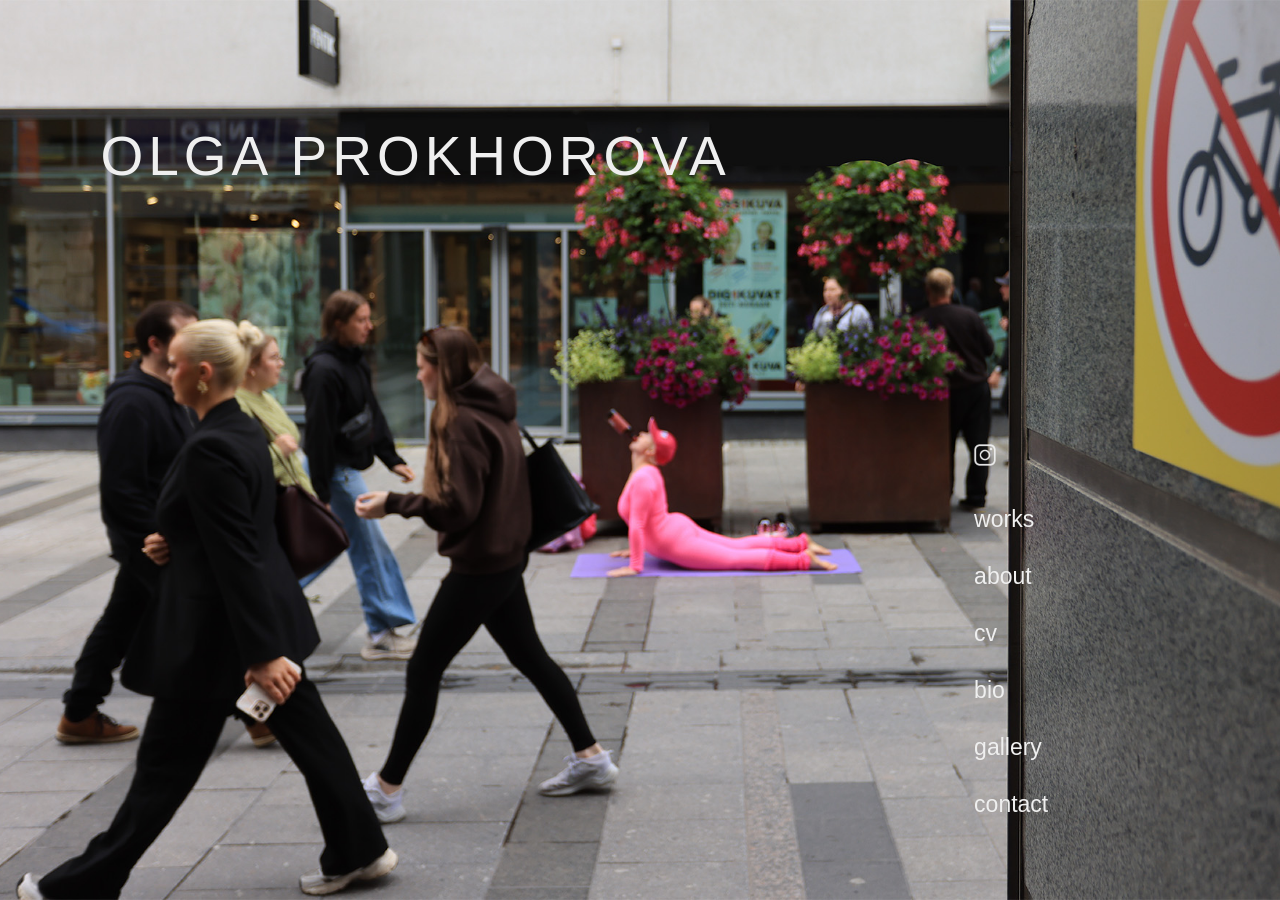
<file: index.html>
<!DOCTYPE html>
<html lang="en">
<head>

<meta charset="UTF-8">
<meta name="viewport" content="width=device-width, initial-scale=1.0">

<title>Olga Prokhorova</title>

<link rel="stylesheet" href="style.css">

<style>

/* =========================
   HOME PAGE
========================= */

body {
    background: #efefef;
    overflow: hidden;
}

.hero {
    position: relative;
    width: 100vw;
    height: 100vh;
    overflow: hidden;
}

.hero-image {
    position: absolute;
    inset: 0;

    width: 100%;
    height: 100%;

    object-fit: cover;
    object-position: center center;

    display: block;
}


/* =========================
   MOBILE HOME
========================= */

@media (max-width: 700px) {

    body {
        overflow: auto;
    }

    .hero {
        width: 100vw;
        height: 100svh;
        min-height: 600px;
    }

    .hero-image {
        width: 100%;
        height: 100%;

        object-fit: cover;
        object-position: 48% center;
    }
}


@media (max-width: 430px) {

    .hero-image {
        object-position: 45% center;
    }
}

</style>

</head>


<body>

<main class="hero">


    <!-- HOME IMAGE -->

    <img
        class="hero-image"
        src="RESIZED_banner_web_juoppo.jpg"
        alt="Performance by Olga Prokhorova"
    >


    <!-- CLICKABLE NAME -->

    <a href="index.html" class="site-name">
        OLGA PROKHOROVA
    </a>


    <!-- NAVIGATION -->

    <nav class="site-navigation">

        <a
            class="instagram"
            href="https://www.instagram.com/performateria/"
            target="_blank"
            rel="noopener noreferrer"
            aria-label="Instagram"
        >
            <img
                src="instagram_icon.png"
                alt="Instagram"
            >
        </a>

        <a href="works.html">works</a>

        <a href="about.html">about</a>

        <a href="cv.html">cv</a>

        <a href="bio.html">bio</a>

        <a href="gallery.html">gallery</a>

        <a href="contact.html">contact</a>

    </nav>


</main>

</body>
</html>
</file>
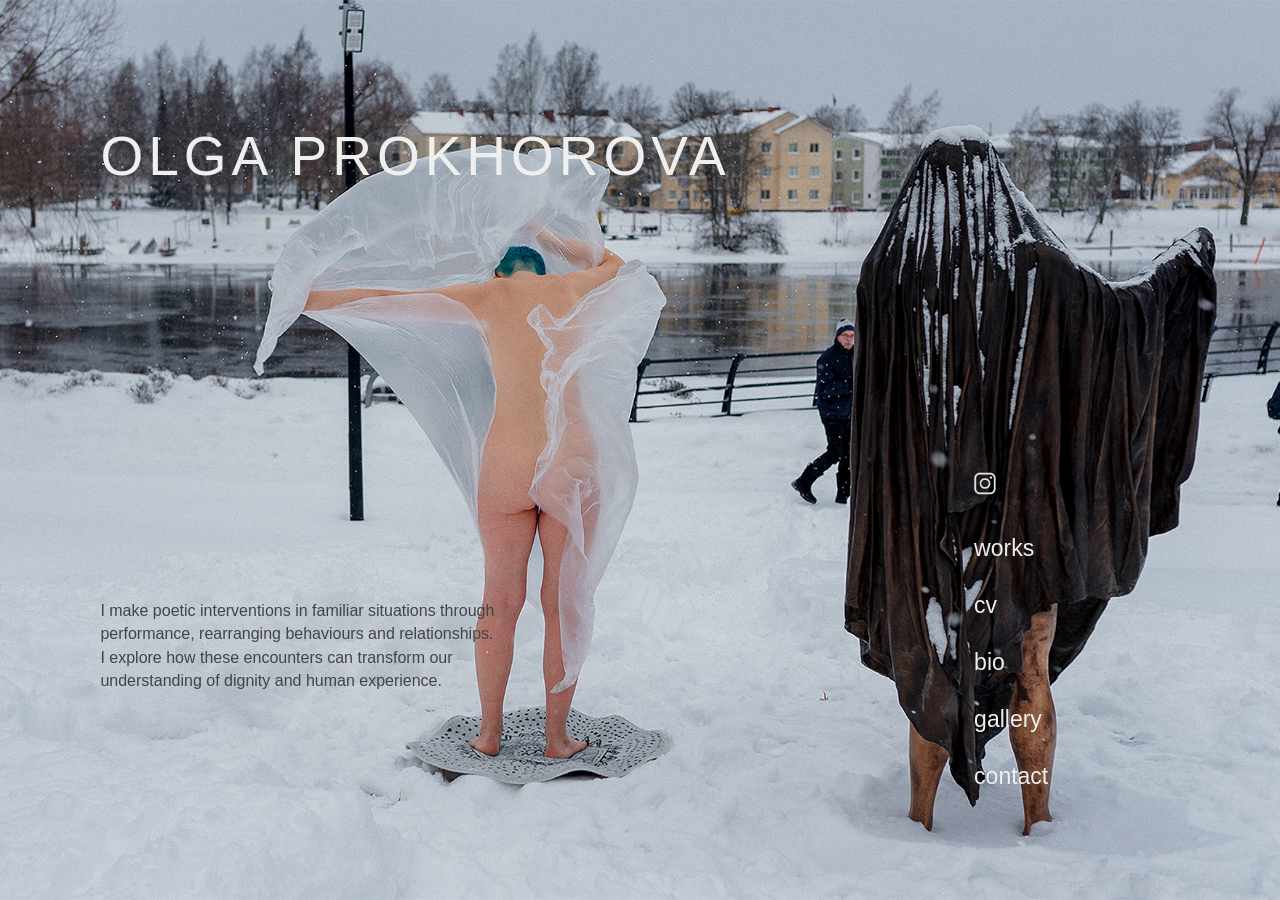
<file: about.html>
<!DOCTYPE html>
<html lang="en">
<head>

<meta charset="UTF-8">
<meta name="viewport" content="width=device-width, initial-scale=1.0">

<title>About — Olga Prokhorova</title>

<link rel="stylesheet" href="style.css">

<style>

/* =========================
   ABOUT PAGE
========================= */

body {
    background: #efefef;
    color: #444;
    overflow-x: hidden;
}

.about-page {
    position: relative;
    width: 100%;
    min-height: 100vh;
}


/* =========================
   BACKGROUND IMAGE
========================= */

.about-background {
    display: block;

    width: 100%;
    height: 100vh;

    object-fit: cover;
    object-position: center;
}


/* =========================
   ABOUT TEXT — DESKTOP
========================= */

.about-content {
    position: absolute;

    left: calc(5.5% + 30px);
    bottom: calc(12% + 100px);

    width: 400px;
    max-width: 400px;

    font-family: "Helvetica Neue", Helvetica, Arial, sans-serif;
    font-size: 16px;
    font-weight: 300;
    line-height: 1.45;

    color: #444;
}

.about-content p {
    margin: 0;
}


/* =========================
   ABOUT NAVIGATION
========================= */

.about-page .site-navigation {
    position: fixed;
}


/* =========================
   MOBILE
========================= */

@media (max-width: 700px) {

    body {
        overflow-x: hidden;
        overflow-y: auto;
    }

    .about-page {
        width: 100vw;
        min-height: 100svh;
    }


    /* IMAGE */

    .about-background {
        width: 100%;
        height: 100vh;

        object-fit: cover;
        object-position: center;
    }


    /* TEXT
       LEFT EDGE ALIGNED WITH NAME
       ABSOLUTE POSITION
       LIFTED TOWARDS WORKS NAVIGATION */

    .about-content {
        position: absolute;

        left: 6%;
        bottom: calc(9% + 40px);

        width: 330px;
        max-width: 330px;

        padding: 0;

        transform: none;

        font-size: 14px;
        font-weight: 300;
        line-height: 1.45;

        color: #444;
    }


    /* NAVIGATION
       FIXED ON RIGHT
       SAME MASTER POSITION */

    .about-page .site-navigation {
        position: fixed;

        top: auto;
        left: auto;

        right: 7%;
        bottom: 9%;

        transform: none;

        gap: 22px;
    }

}


/* =========================
   SMALL PHONES
========================= */

@media (max-width: 430px) {

    .about-content {
        left: 6%;
        bottom: calc(7% + 40px);

        width: 275px;
        max-width: 275px;

        font-size: 14px;
    }


    .about-page .site-navigation {
        right: 7%;
        bottom: 7%;

        gap: 18px;
    }

}

</style>

</head>


<body>

<main class="about-page">


    <!-- BACKGROUND IMAGE -->

    <picture>

        <source
            media="(max-width: 700px)"
            srcset="about_banner_2.jpg">

        <img
            class="about-background"
            src="banner_web_about.jpg"
            alt="">

    </picture>


    <!-- CLICKABLE NAME -->

    <a
        href="index.html"
        class="site-name">

        OLGA PROKHOROVA

    </a>


    <!-- ABOUT TEXT -->

    <section class="about-content">

        <p>
            I make poetic interventions in familiar situations through performance, rearranging behaviours and relationships. I explore how these encounters can transform our understanding of dignity and human experience.
        </p>

    </section>


    <!-- NAVIGATION -->

    <nav class="site-navigation">

        <a
            class="instagram"
            href="https://www.instagram.com/performateria/"
            target="_blank"
            rel="noopener noreferrer"
            aria-label="Instagram">

            <img
                src="instagram_icon.png"
                alt="Instagram">

        </a>

        <a href="works.html">works</a>

        <a href="cv.html">cv</a>

        <a href="bio.html">bio</a>

        <a href="gallery.html">gallery</a>

        <a href="contact.html">contact</a>

    </nav>


</main>

</body>
</html>
</file>
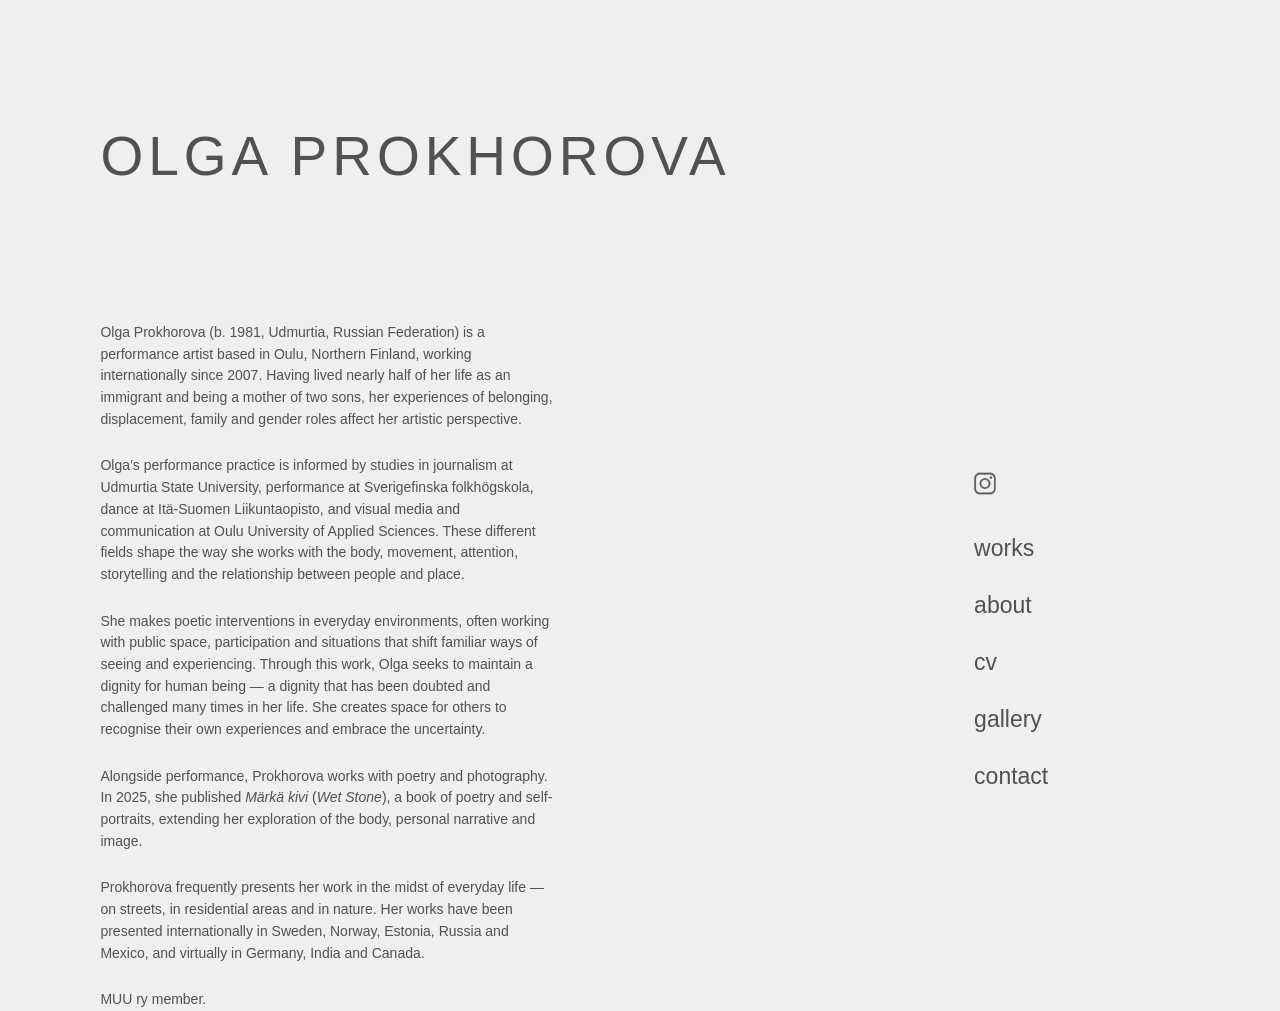
<file: bio.html>
<!DOCTYPE html>
<html lang="en">
<head>

<meta charset="UTF-8">
<meta name="viewport" content="width=device-width, initial-scale=1.0">

<title>Bio — Olga Prokhorova</title>

<link rel="stylesheet" href="style.css">

<style>

/* =========================
   BIO PAGE
========================= */

body {
    background: #efefef;
    color: #515151;
    overflow-x: hidden;
}

.bio-page {
    position: relative;
    width: 100%;
    min-height: 100vh;
    overflow: visible;
    background: #efefef;
}


/* =========================
   BIO TITLE
========================= */

.bio-page .site-name {
    color: #515151;
}


/* =========================
   BIO TEXT — DESKTOP
========================= */

.bio-content {
    position: absolute;

    top: calc(23% + 115px);
    left: calc(5.5% + 30px);

    width: 456px;
    max-width: 456px;

    z-index: 10;

    font-family: "Helvetica Neue", Helvetica, Arial, sans-serif;
    font-size: 14px;
    font-weight: 300;
    line-height: 1.55;

    color: #515151;
}

.bio-content p {
    margin: 0 0 25px 0;
}

.bio-content p:last-child {
    margin-bottom: 0;
}


/* =========================
   BIO NAVIGATION
========================= */

.bio-page .site-navigation {
    position: fixed;
    color: #515151;
}

.bio-page .site-navigation a {
    color: #515151;
}


/* =========================
   MOBILE
========================= */

@media (max-width: 700px) {

    body {
        background: #ffffff;
        background-image: none;
        color: #515151;
    }

    .bio-page {
        width: 100vw;
        min-height: 100svh;
        overflow: visible;
        background: #ffffff;


    /* BIO TITLE */

    .bio-page .site-name {
        color: #515151;
    }


    /* BIO TEXT */

    .bio-content {
        position: absolute;

        top: 200px;
        left: 6%;

        width: calc(81vw - 57px);
        max-width: calc(81vw - 57px);

        font-size: 12px;
        font-weight: 300;
        line-height: 1.55;

        color: #515151;
    }

    .bio-content p {
        margin: 0 0 25px 0;
    }

    .bio-content p:last-child {
        margin-bottom: 0;
    }


    /* NAVIGATION */

    .bio-page .site-navigation {
        position: fixed;

        top: auto;
        left: auto;

        right: 7%;
        bottom: 9%;

        transform: none;

        gap: 22px;

        color: #515151;
    }

    .bio-page .site-navigation a {
        color: #515151;
    }

}


/* =========================
   SMALL PHONES
========================= */

@media (max-width: 430px) {

    .bio-content {
        top: 175px;
        left: 6%;

        width: calc(81vw - 57px);
        max-width: calc(81vw - 57px);
    }

    .bio-page .site-navigation {
        right: 7%;
        bottom: 7%;

        gap: 18px;

        color: #515151;
    }

    .bio-page .site-navigation a {
        color: #515151;
    }

}

</style>

</head>


<body>

<main class="bio-page">


    <!-- CLICKABLE NAME -->

    <a
        href="index.html"
        class="site-name">

        OLGA PROKHOROVA

    </a>


    <!-- BIO TEXT -->

    <section class="bio-content">

        <p>
            Olga Prokhorova (b. 1981, Udmurtia, Russian Federation) is a performance artist based in Oulu, Northern Finland, working internationally since 2007. Having lived nearly half of her life as an immigrant and being a mother of two sons, her experiences of belonging, displacement, family and gender roles affect her artistic perspective.
        </p>

        <p>
            Olga’s performance practice is informed by studies in journalism at Udmurtia State University, performance at Sverigefinska folkhögskola, dance at Itä-Suomen Liikuntaopisto, and visual media and communication at Oulu University of Applied Sciences. These different fields shape the way she works with the body, movement, attention, storytelling and the relationship between people and place.
        </p>

        <p>
            She makes poetic interventions in everyday environments, often working with public space, participation and situations that shift familiar ways of seeing and experiencing. Through this work, Olga seeks to maintain a dignity for human being — a dignity that has been doubted and challenged many times in her life. She creates space for others to recognise their own experiences and embrace the uncertainty.
        </p>

        <p>
            Alongside performance, Prokhorova works with poetry and photography. In 2025, she published <em>Märkä kivi</em> (<em>Wet Stone</em>), a book of poetry and self-portraits, extending her exploration of the body, personal narrative and image.
        </p>

        <p>
            Prokhorova frequently presents her work in the midst of everyday life — on streets, in residential areas and in nature. Her works have been presented internationally in Sweden, Norway, Estonia, Russia and Mexico, and virtually in Germany, India and Canada.
        </p>

        <p>
            MUU ry member.
        </p>

    </section>


    <!-- NAVIGATION -->

    <nav class="site-navigation">

        <a
            class="instagram"
            href="https://www.instagram.com/performateria/"
            target="_blank"
            rel="noopener noreferrer"
            aria-label="Instagram">

            <img
                src="instagram_icon_grey.png"
                alt="Instagram">

        </a>

        <a href="works.html">works</a>

        <a href="about.html">about</a>

        <a href="cv.html">cv</a>

        <a href="gallery.html">gallery</a>

        <a href="contact.html">contact</a>

    </nav>


</main>

</body>
</html>
</file>
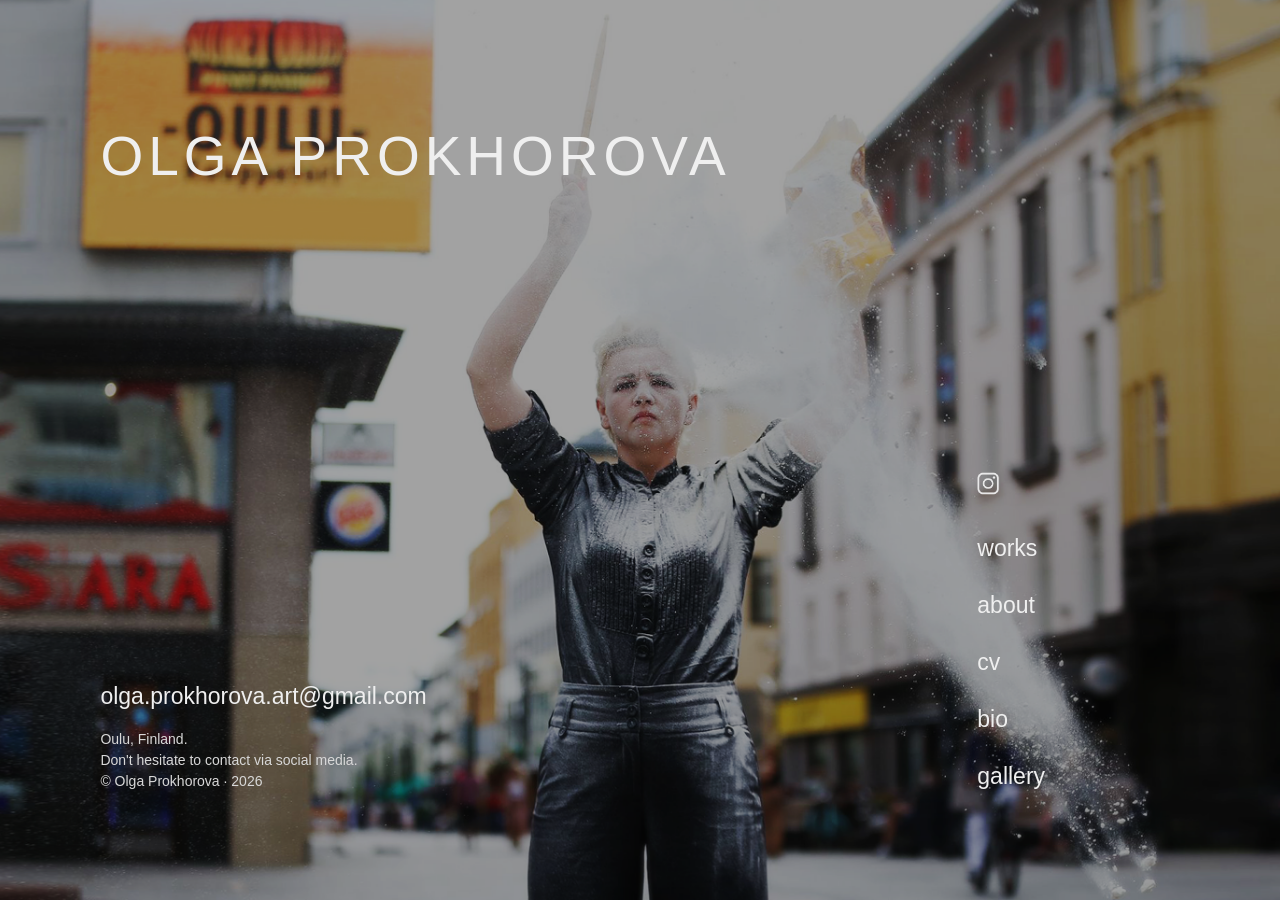
<file: contact.html>
<!DOCTYPE html>
<html lang="en">
<head>

<meta charset="UTF-8">
<meta name="viewport" content="width=device-width, initial-scale=1.0">

<title>Contact — Olga Prokhorova</title>

<link rel="stylesheet" href="style.css">

<style>

/* =========================
   CONTACT PAGE
========================= */

body {
    background: #000;
    color: #efefef;
    overflow-x: hidden;
}

.contact-page {
    position: relative;
    width: 100%;
    min-height: 100vh;
}


/* =========================
   BACKGROUND IMAGE
========================= */

.contact-background {
    display: block;

    width: 100%;
    height: 100vh;

    margin: 0;
    padding: 0;

    object-fit: cover;
}


/* =========================
   CONTACT NAME
   SAME POSITION AS HOME
========================= */

.contact-name {
    position: absolute;

    top: calc(11% + 30px);
    left: calc(5.5% + 30px);

    z-index: 5;
}


/* =========================
   EMAIL
========================= */

.contact-email {
    position: absolute;

    top: 76%;
    left: calc(5.5% + 30px);

    z-index: 5;

    color: #efefef;
    text-decoration: none;

    font-family: "Helvetica Neue", Helvetica, Arial, sans-serif;
    font-size: 23px;
    font-weight: 300;
    line-height: 1.1;
}

.contact-email:hover {
    opacity: 0.55;
}


/* =========================
   CONTACT INFORMATION
========================= */

.contact-info {
    position: absolute;

    top: 81%;
    left: calc(5.5% + 30px);

    z-index: 5;

    width: 400px;
    max-width: 400px;

    color: #d8d8d8;

    font-family: "Helvetica Neue", Helvetica, Arial, sans-serif;
    font-size: 14px;
    font-weight: 300;
    line-height: 1.5;

    text-align: left;
}

.contact-info p {
    margin: 0;
}


/* =========================
   CONTACT NAVIGATION
   SAME MASTER STYLE
========================= */

.contact-page .site-navigation {
    position: fixed;
}


/* =========================
   MOBILE
========================= */

@media (max-width: 700px) {

    body {
        overflow-x: hidden;
        overflow-y: auto;
    }

    .contact-page {
        width: 100vw;
        min-height: 100svh;
    }


    /* IMAGE */

    .contact-background {
        width: 100%;
        height: auto;

        object-fit: contain;
    }


    /* NAME
       ALIGNED WITH MASTER */

    .contact-name {
        top: calc(6% + 70px);
        left: 6%;

        transform: none;
    }


    /* EMAIL
       SAME LEFT EDGE AS NAME
       MOVED 20PX UP */

    .contact-email {
        top: calc(53% + 104px);
        left: 6%;
        right: auto;

        font-size: 19px;

        text-align: left;
        white-space: nowrap;
    }


    /* CONTACT INFORMATION
       SAME LEFT EDGE AS NAME
       MOVED 20PX UP */

    .contact-info {
        top: calc(57% + 104px);
        left: 6%;
        right: auto;

        width: 330px;
        max-width: 330px;

        font-size: 14px;
        line-height: 1.5;

        text-align: left;
    }


    /* NAVIGATION
       MASTER MOBILE POSITION */

   .contact-page .site-navigation {
    top: auto;
    left: auto;

    right: calc(7% + 10px);
    bottom: 9%;

    transform: none;
}


/* =========================
   SMALL PHONES
========================= */

@media (max-width: 430px) {

    .contact-name {
        top: calc(6% + 60px);
        left: 6%;
    }


    /* EMAIL */

    .contact-email {
        top: calc(53% + 104px);
        left: 6%;

        font-size: 17px;
    }


    /* CONTACT INFORMATION */

    .contact-info {
        top: calc(57% + 104px);
        left: 6%;

        width: 275px;
        max-width: 275px;

        font-size: 13px;
    }


    /* NAVIGATION */

.contact-page .site-navigation {
    right: calc(7% + 10px);
    bottom: 7%;
}

}

</style>

</head>


<body>

<main class="contact-page">


    <!-- BACKGROUND IMAGE -->

    <picture>

        <source
            media="(max-width: 700px)"
            srcset="contact_mobile_dark.png">

        <img
            class="contact-background"
            src="contact_desktop_dark.png"
            alt="">

    </picture>


    <!-- CLICKABLE NAME -->

    <a
        href="index.html"
        class="site-name contact-name">

        OLGA PROKHOROVA

    </a>


    <!-- EMAIL -->

    <a
        class="contact-email"
        href="mailto:olga.prokhorova.art@gmail.com">

        olga.prokhorova.art@gmail.com

    </a>


    <!-- CONTACT INFORMATION -->

    <section class="contact-info">

        <p>
            Oulu, Finland.<br>
            Don't hesitate to contact via social media.<br>
           © Olga Prokhorova · 2026
        </p>

    </section>


    <!-- NAVIGATION -->

    <nav class="site-navigation">

        <a
            class="instagram"
            href="https://www.instagram.com/performateria/"
            target="_blank"
            rel="noopener noreferrer"
            aria-label="Instagram">

            <img
                src="instagram_icon.png"
                alt="Instagram">

        </a>

        <a href="works.html">works</a>

        <a href="about.html">about</a>

        <a href="cv.html">cv</a>

        <a href="bio.html">bio</a>

        <a href="gallery.html">gallery</a>

    </nav>


</main>

</body>
</html>
</file>
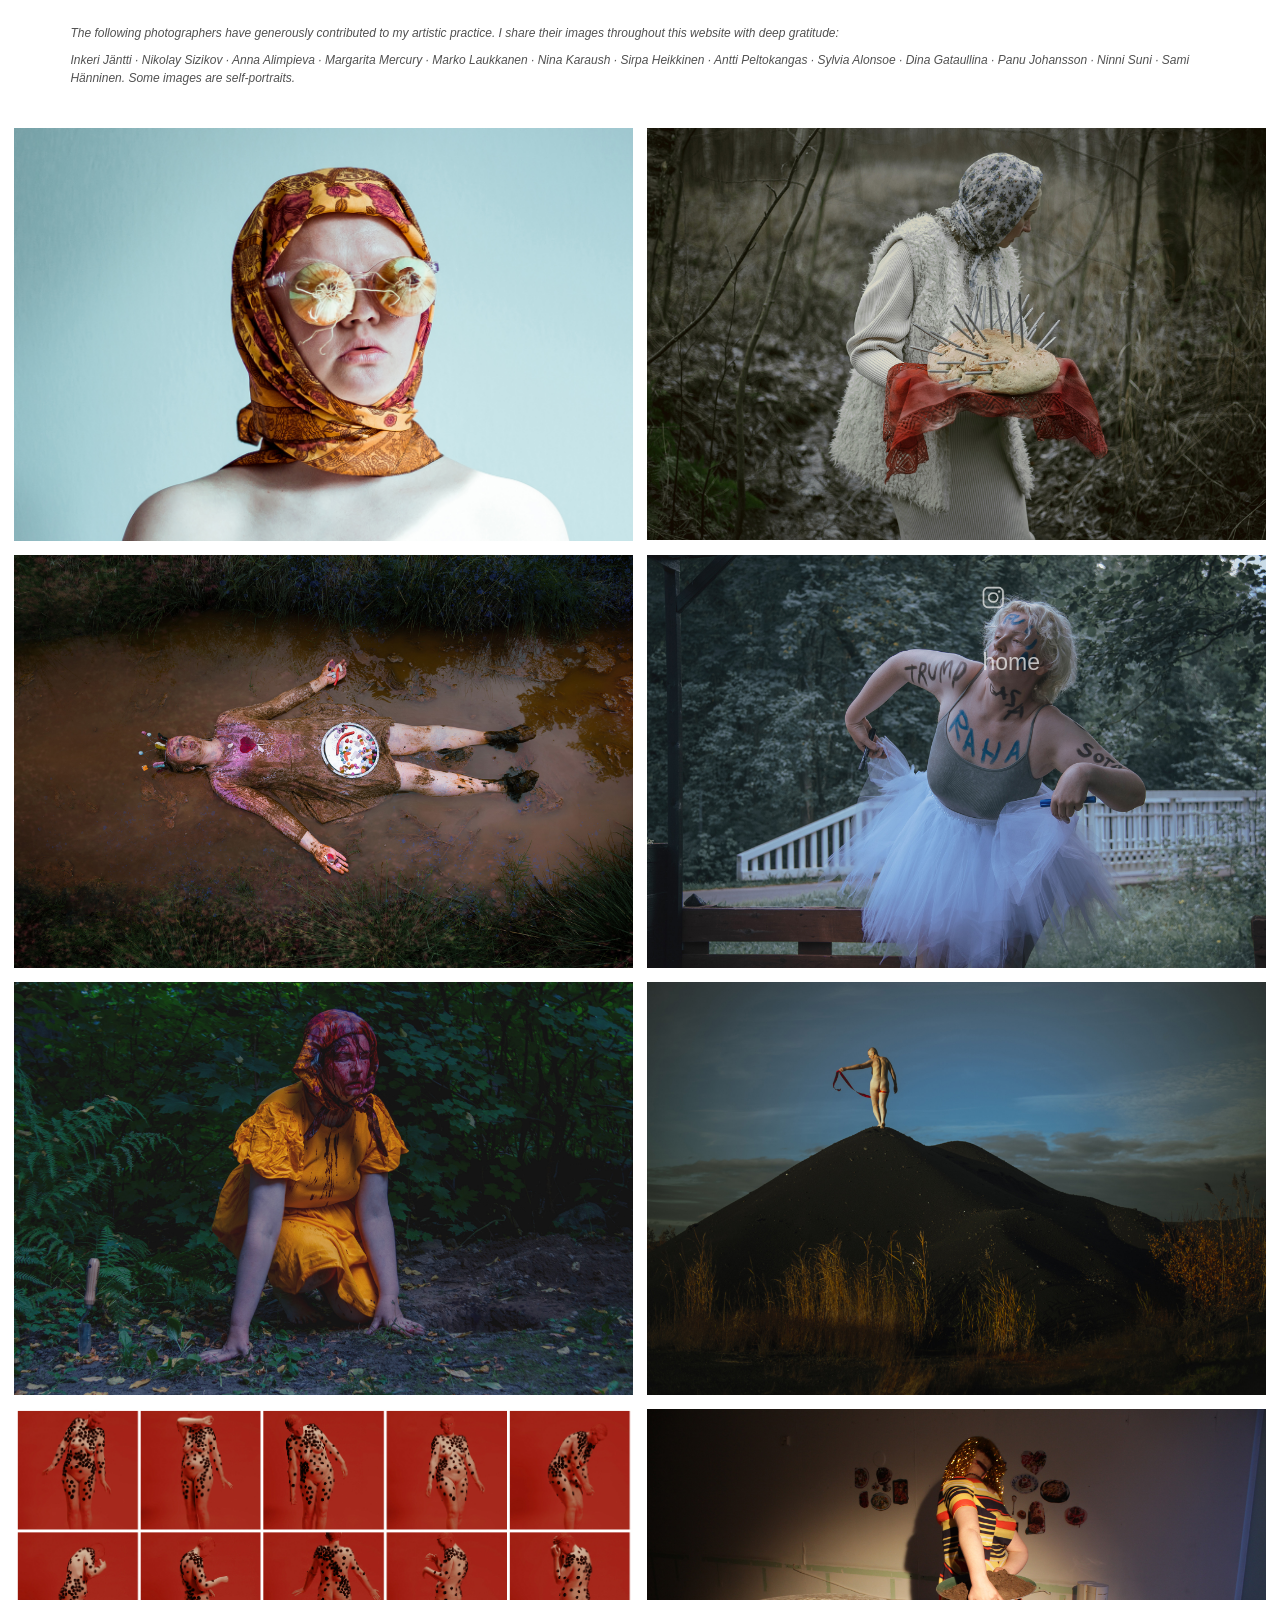
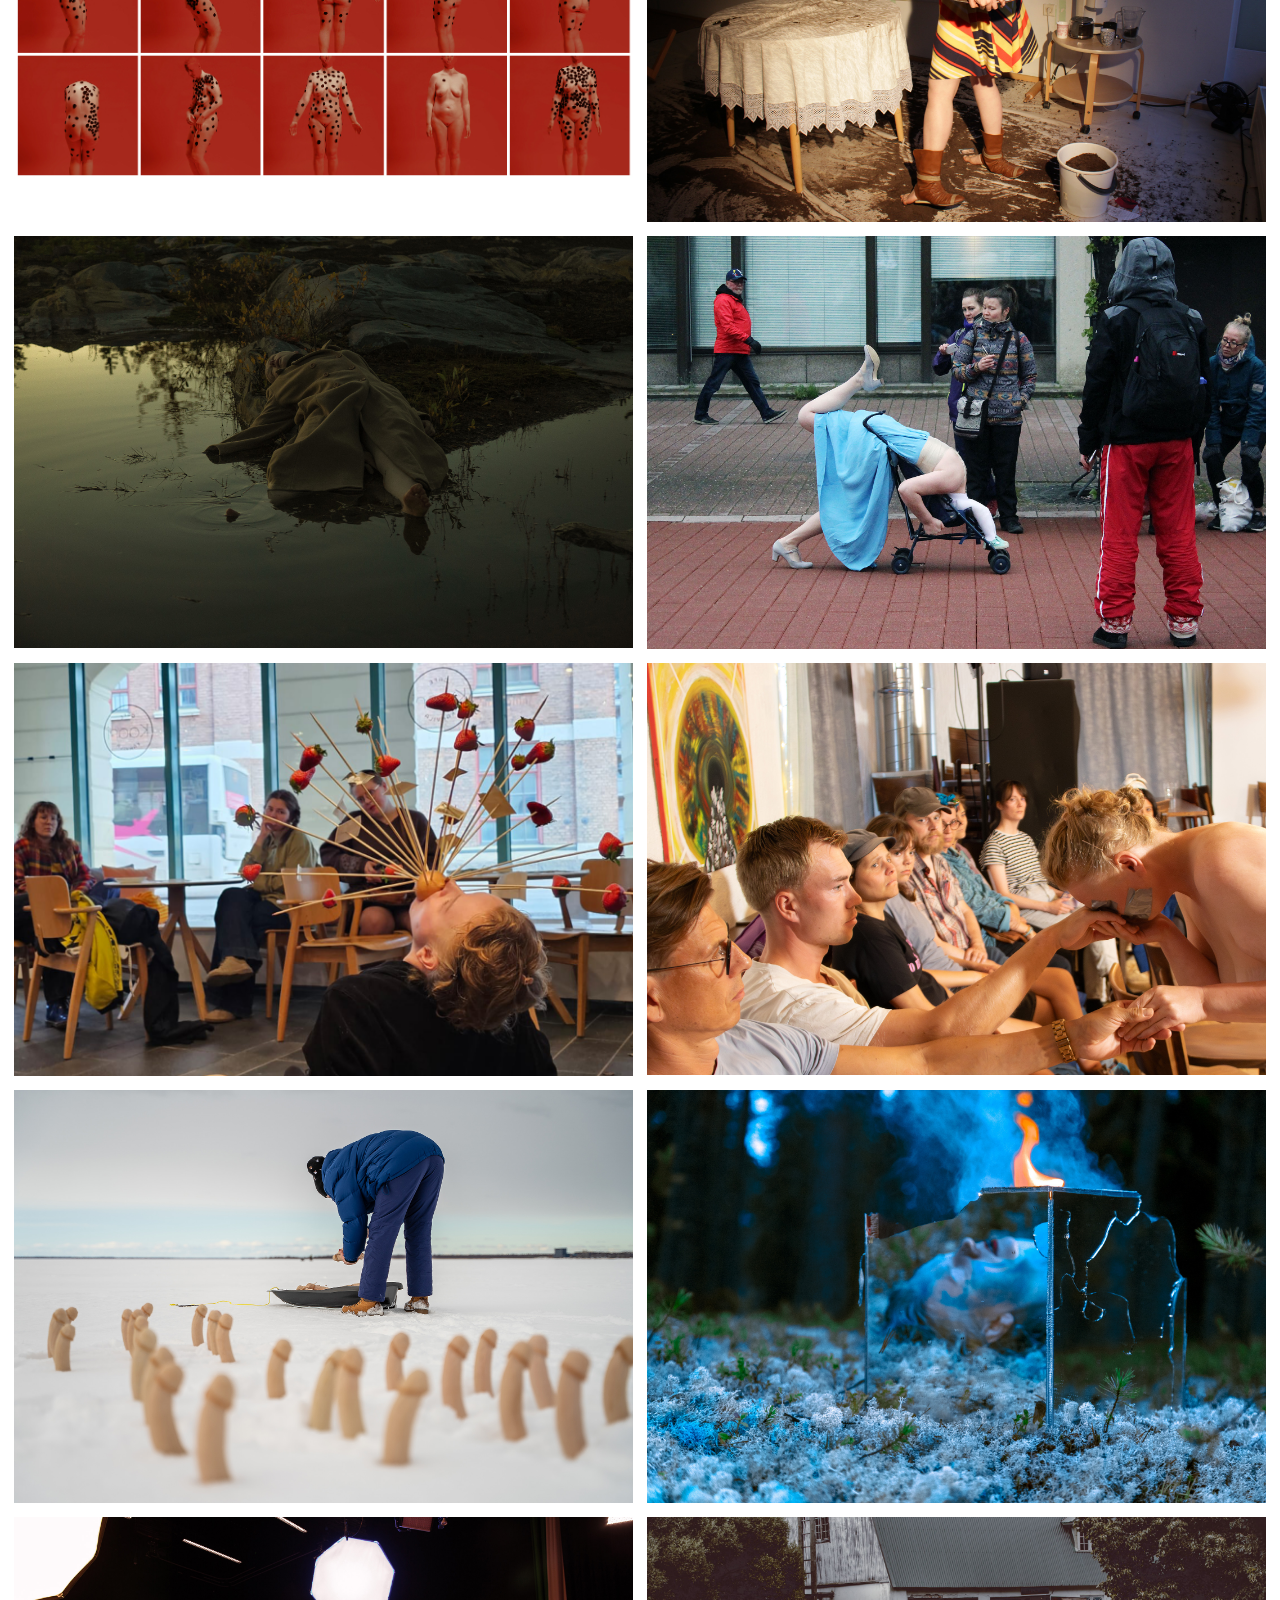
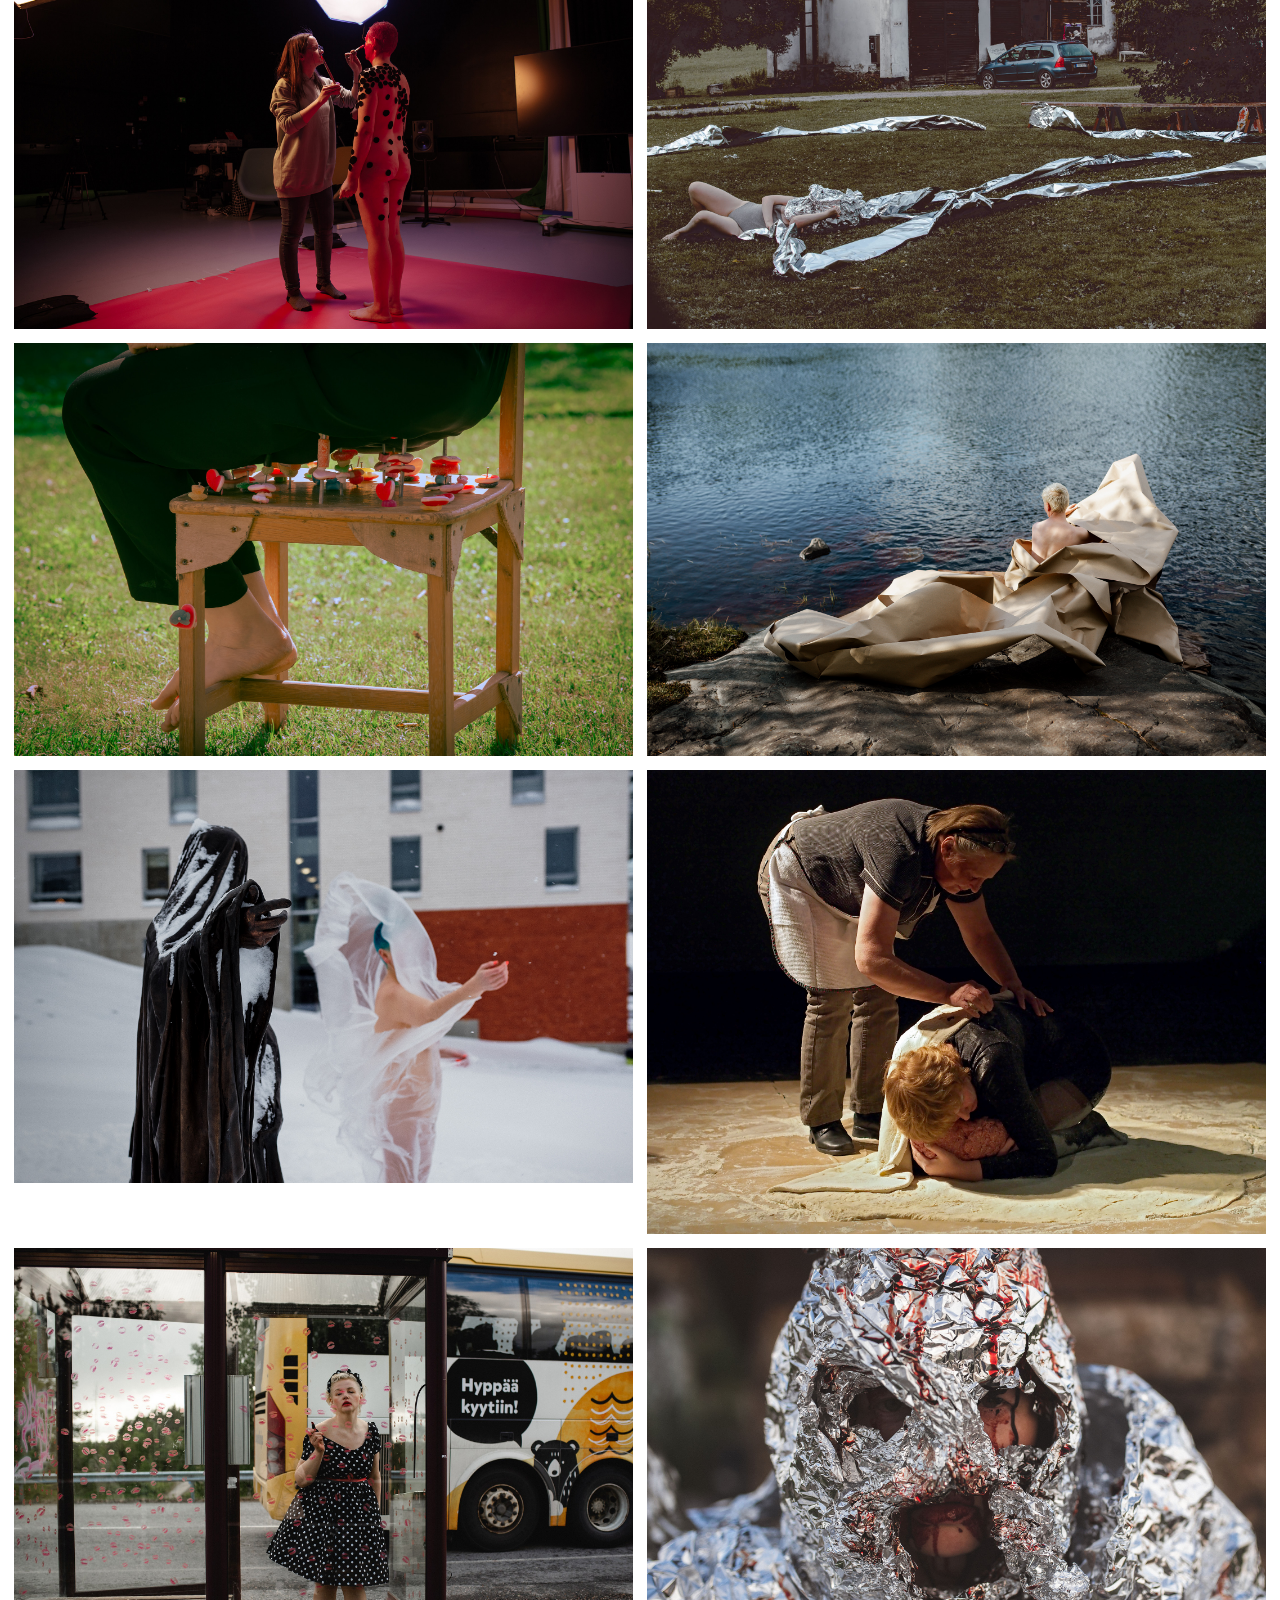
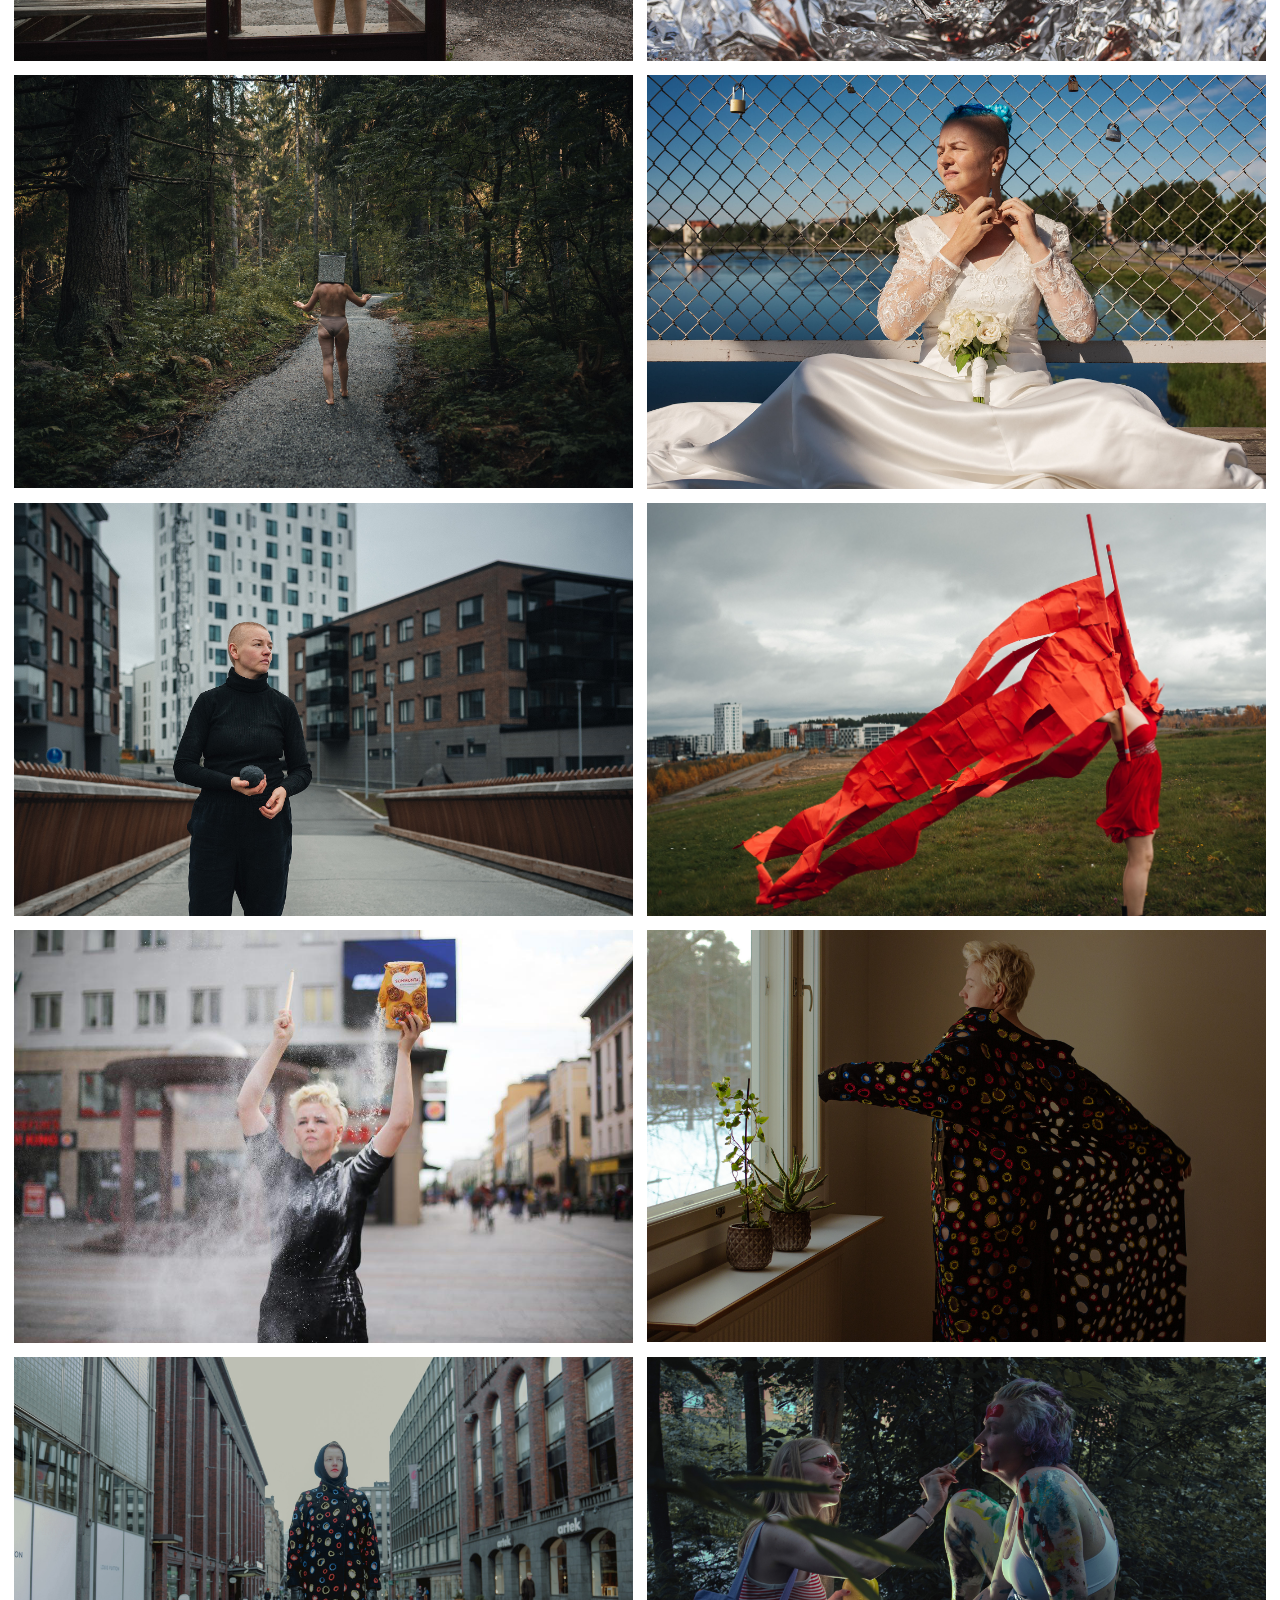
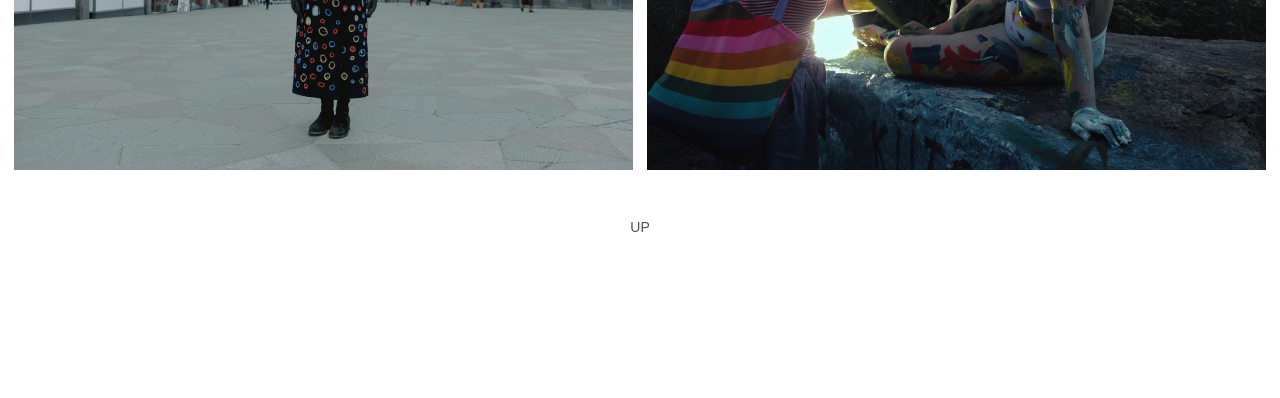
<file: gallery.html>
<!DOCTYPE html>
<html lang="en">
<head>

<meta charset="UTF-8">
<meta name="viewport" content="width=device-width, initial-scale=1.0">

<title>Gallery</title>

<style>

:root {
    --font: "Helvetica Neue", Helvetica, Arial, sans-serif;
    --light: #efefef;
    --dark: #515151;
    --gap: 14px;
}

* {
    box-sizing: border-box;
}

html {
    scroll-behavior: smooth;
}

html,
body {
    margin: 0;
    padding: 0;
    width: 100%;
    min-height: 100%;
}

body {
    background: #ffffff;
    font-family: var(--font);
    font-weight: 300;
    overflow-x: hidden;
}


/* =========================
   PHOTOGRAPHER CREDITS
   ========================= */

.photographer-credits {
    width: 100%;
    padding: 24px 5.5% 26px;
    background: #ffffff;
    color: #515151;
    font-size: 12px;
    font-style: italic;
    font-weight: 200;
    line-height: 1.55;
}

.photographer-credits p {
    margin: 0;
}

.photographer-names {
    margin-top: 8px !important;
}


/* =========================
   GALLERY
   ========================= */

.gallery-page {
    width: 100%;
    min-height: 100vh;
    background: #ffffff;
    padding: 14px;
}

.gallery {
    display: grid;
    grid-template-columns: repeat(2, minmax(0, 1fr));
    gap: var(--gap);
    width: 100%;
}

.gallery-item {
    display: block;
    width: 100%;
    overflow: hidden;
    background: #ffffff;
}

.gallery-item img {
    display: block;
    width: 100%;
    height: auto;
    object-fit: contain;
}


/* =========================
   DESKTOP / MOBILE VISIBILITY
   ========================= */

.mobile-only {
    display: none;
}

.desktop-only {
    display: block;
}


/* =========================
   NAVIGATION
   ========================= */

.navigation {
    position: fixed;
    z-index: 100;

    top: calc(50% + 180px);
    left: 79%;

    transform: translate(-50%, -50%);

    display: flex;
    flex-direction: column;
    align-items: flex-start;
    gap: 34px;

    opacity: 0.75;
}

.navigation a {
    color: #efefef;
    text-decoration: none;

    font-family: "Helvetica Neue", Helvetica, Arial, sans-serif;
    font-size: 23px;
    font-weight: 300;
    line-height: 1;

    transition: none;
}

.navigation a:hover {
    opacity: 1;
}

.instagram {
    display: block;
    width: 22px;
    height: 22px;
    margin-bottom: 8px;
}

.instagram img {
    display: block;
    width: 100%;
    height: 100%;
    object-fit: contain;

    filter: brightness(0) saturate(100%) invert(100%) brightness(93.73%);
}


/* =========================
   BOTTOM SECTION
   ========================= */

.end-block {
    position: relative;

    width: 100%;
    height: 200px;

    margin-top: var(--gap);

    background: #ffffff;
}

.up-button {
    position: absolute;

    left: 50%;
    bottom: 150px;

    transform: translateX(-50%);

    display: block;
    width: fit-content;

    color: #515151;
    text-decoration: none;

    font: 500 14px/1 var(--font);

    transition: none;
}

.up-button:hover {
    opacity: 1;
}


/* =========================
   TABLET
   ========================= */

@media (max-width: 1100px) {

    :root {
        --gap: 12px;
    }

    .gallery-page {
        padding: 12px;
    }

    .photographer-credits {
        padding: 22px 5.5% 24px;
    }

    .navigation {
        top: calc(50% + 150px);
        left: 79%;
        gap: 30px;
        opacity: 0.75;
    }

    .navigation a {
        font-size: 21px;
    }

    .instagram {
        width: 20px;
        height: 20px;
        margin-bottom: 0;
    }
}


/* =========================
   MOBILE
   ========================= */

@media (max-width: 700px) {

    :root {
        --gap: 10px;
    }

    body {
        background: #ffffff;
        overflow-x: hidden;
        overflow-y: auto;
    }

    .photographer-credits {
        position: absolute;
        top: 0;
        left: 0;
        z-index: 50;

        width: 100%;
        padding: 22px 6% 24px;

        background: transparent;
        color: #515151;

        font-size: 12px;
        font-style: italic;
        font-weight: 200;
        line-height: 1.55;

        pointer-events: none;
    }

    .photographer-names {
        margin-top: 9px !important;
    }

    .gallery-page {
        width: 100vw;
        padding: 0;
    }

    .gallery {
        grid-template-columns: 1fr;
        gap: 0;
    }

    .gallery-item {
        width: 100%;
    }

    .gallery-item img {
        width: 100%;
        height: auto;
    }


    /* Hide desktop gallery */

    .desktop-only {
        display: none;
    }


    /* Show mobile gallery */

    .mobile-only {
        display: block;
    }


    /* Mobile navigation */

    .navigation {
        top: auto;
        left: auto;

        right: 7%;
        bottom: 9%;

        transform: none;

        gap: 22px;
        opacity: 0.75;
    }

    .navigation a {
        color: #efefef;
        font-size: 19px;
    }

    .instagram {
        width: 20px;
        height: 20px;
        margin-bottom: 0;
    }


    /* Bottom section */

    .end-block {
        height: 200px;
        margin-top: 0;
    }

    .up-button {
        bottom: 150px;
        font-size: 24px;
    }
}


/* =========================
   SMALL MOBILE
   ========================= */

@media (max-width: 430px) {

    .photographer-credits {
        position: absolute;
        top: 0;
        left: 0;

        padding: 20px 6% 22px;

        background: transparent;
        color: #515151;

        font-size: 10px;
        font-weight: 200;
    }

    .navigation {
        right: 7%;
        bottom: 7%;
        gap: 18px;
        opacity: 0.75;
    }

    .navigation a {
        color: #efefef;
        font-size: 17px;
    }

    .instagram {
        width: 18px;
        height: 18px;
    }

    .up-button {
        bottom: 150px;
        font-size: 24px;
    }
}

</style>

</head>


<body>


<!-- ==================================================
     PHOTOGRAPHER CREDITS
     ================================================== -->

<div class="photographer-credits">

    <p>
        The following photographers have generously contributed to my artistic practice.
        I share their images throughout this website with deep gratitude:
    </p>

    <p class="photographer-names">
        Inkeri Jäntti · Nikolay Sizikov · Anna Alimpieva ·
        Margarita Mercury · Marko Laukkanen · Nina Karaush · Sirpa Heikkinen ·
        Antti Peltokangas · Sylvia Alonsoe · Dina Gataullina · Panu Johansson ·
        Ninni Suni · Sami Hänninen. Some images are self-portraits. 
    </p>

</div>



<div class="gallery-page">


    <!-- ==================================================
         DESKTOP GALLERY
         ONLY DESKTOP IMAGES
         ================================================== -->

    <div class="gallery desktop-gallery">


        <!-- 01 -->
        <div class="gallery-item desktop-only">
            <img src="look_h.jpg" alt="">
        </div>

        <!-- 02 — ADDED -->
        <div class="gallery-item desktop-only">
            <img src="galhor_22.jpg" alt="">
        </div>

        <!-- 02 — EXISTING -->
        <div class="gallery-item desktop-only">
            <img src="galhor_2.jpg" alt="">
        </div>

        <!-- 03 -->
        <div class="gallery-item desktop-only">
            <img src="galhor_3.jpg" alt="">
        </div>

        <!-- 04 -->
        <div class="gallery-item desktop-only">
            <img src="galhor_4.jpg" alt="">
        </div>

        <!-- 05 -->
        <div class="gallery-item desktop-only">
            <img src="galhor_5.jpg" alt="">
        </div>

        <!-- 06 -->
        <div class="gallery-item desktop-only">
            <img src="galhor_6.jpg" alt="">
        </div>

        <!-- 07 -->
        <div class="gallery-item desktop-only">
            <img src="galhor_7.jpg" alt="">
        </div>

        <!-- 08 -->
        <div class="gallery-item desktop-only">
            <img src="galhor_8.jpg" alt="">
        </div>

        <!-- 09 -->
        <div class="gallery-item desktop-only">
            <img src="galhor_9.jpg" alt="">
        </div>

        <!-- 10 -->
        <div class="gallery-item desktop-only">
            <img src="galhor_10_1.jpg" alt="">
        </div>

        <!-- 11 -->
        <div class="gallery-item desktop-only">
            <img src="galhor_11.jpg" alt="">
        </div>

        <!-- 12 -->
        <div class="gallery-item desktop-only">
            <img src="galhor_12.jpg" alt="">
        </div>

        <!-- 13 -->
        <div class="gallery-item desktop-only">
            <img src="galhor_13.jpg" alt="">
        </div>

        <!-- 14 -->
        <div class="gallery-item desktop-only">
            <img src="galhor_14.jpg" alt="">
        </div>

        <!-- 15 -->
        <div class="gallery-item desktop-only">
            <img src="galhor_15.jpg" alt="">
        </div>

        <!-- 16 -->
        <div class="gallery-item desktop-only">
            <img src="galhor_16.jpg" alt="">
        </div>

        <!-- 17 -->
        <div class="gallery-item desktop-only">
            <img src="galhor_17.jpg" alt="">
        </div>

        <!-- 18 -->
        <div class="gallery-item desktop-only">
            <img src="galhor_18.jpg" alt="">
        </div>

        <!-- 19 -->
        <div class="gallery-item desktop-only">
            <img src="galhor_19.jpg" alt="">
        </div>

        <!-- 20 -->
        <div class="gallery-item desktop-only">
            <img src="galhor_24.jpg" alt="">
        </div>


        <!-- ==================================================
             NEW DESKTOP IMAGES
             hor_1.jpg - hor_7.jpg
             ================================================== -->

        <!-- 21 -->
        <div class="gallery-item desktop-only">
            <img src="hor_1.jpg" alt="">
        </div>

        <!-- 22 -->
        <div class="gallery-item desktop-only">
            <img src="hor_2.jpg" alt="">
        </div>

        <!-- 23 -->
        <div class="gallery-item desktop-only">
            <img src="hor_3.jpg" alt="">
        </div>

        <!-- 24 -->
        <div class="gallery-item desktop-only">
            <img src="hor_4.jpg" alt="">
        </div>

        <!-- 25 -->
        <div class="gallery-item desktop-only">
            <img src="hor_5.jpg" alt="">
        </div>

        <!-- 26 -->
        <div class="gallery-item desktop-only">
            <img src="hor_6.jpg" alt="">
        </div>

        <!-- 27 -->
        <div class="gallery-item desktop-only">
            <img src="hor_7.jpg" alt="">
        </div>


        <!-- ==================================================
             NEW UUS DESKTOP IMAGES
             ================================================== -->

        <!-- 28 -->
        <div class="gallery-item desktop-only">
            <img src="uus_hor_1.jpg" alt="">
        </div>

        <!-- 29 -->
        <div class="gallery-item desktop-only">
            <img src="uus_hor_2.jpg" alt="">
        </div>


    </div>    <!-- ==================================================
         MOBILE GALLERY
         ONLY MOBILE IMAGES
         ================================================== -->

    <div class="gallery mobile-gallery">


        <!-- 01 -->
        <div class="gallery-item mobile-only">
            <img src="look_v.jpg" alt="">
        </div>

        <!-- 01 — EXISTING -->
        <div class="gallery-item mobile-only">
            <img src="galver_1.jpg" alt="">
        </div>

        <!-- 02 — EXISTING -->
        <div class="gallery-item mobile-only">
            <img src="galvert_2.jpg" alt="">
        </div>

        <!-- 03 -->
        <div class="gallery-item mobile-only">
            <img src="galver_3.jpg" alt="">
        </div>

        <!-- 04 -->
        <div class="gallery-item mobile-only">
            <img src="galver_4.jpg" alt="">
        </div>

        <!-- 05 -->
        <div class="gallery-item mobile-only">
            <img src="galver_5.jpg" alt="">
        </div>

        <!-- 06 -->
        <div class="gallery-item mobile-only">
            <img src="galver_6.jpg" alt="">
        </div>

        <!-- 07 -->
        <div class="gallery-item mobile-only">
            <img src="galvert_7.jpg" alt="">
        </div>

        <!-- 08 -->
        <div class="gallery-item mobile-only">
            <img src="galver_8.jpg" alt="">
        </div>

        <!-- 09 -->
        <div class="gallery-item mobile-only">
            <img src="galver_9.jpg" alt="">
        </div>

        <!-- 10 -->
        <div class="gallery-item mobile-only">
            <img src="galver_10.jpg" alt="">
        </div>

        <!-- 11 -->
        <div class="gallery-item mobile-only">
            <img src="galver_12.jpg" alt="">
        </div>

        <!-- galver_13.jpg REMOVED -->

        <!-- 12 -->
        <div class="gallery-item mobile-only">
            <img src="galver_14.jpg" alt="">
        </div>

        <!-- 13 -->
        <div class="gallery-item mobile-only">
            <img src="galver_15.jpg" alt="">
        </div>

        <!-- 14 -->
        <div class="gallery-item mobile-only">
            <img src="galver_16.jpg" alt="">
        </div>

        <!-- 15 -->
        <div class="gallery-item mobile-only">
            <img src="galver_17.jpg" alt="">
        </div>

        <!-- 16 -->
        <div class="gallery-item mobile-only">
            <img src="galver_18.jpg" alt="">
        </div>

        <!-- 17 -->
        <div class="gallery-item mobile-only">
            <img src="galver_19.jpg" alt="">
        </div>

        <!-- 18 -->
        <div class="gallery-item mobile-only">
            <img src="galver_20.jpg" alt="">
        </div>

        <!-- 19 -->
        <div class="gallery-item mobile-only">
            <img src="galver_21.jpg" alt="">
        </div>

        <!-- 20 -->
        <div class="gallery-item mobile-only">
            <img src="galver_22.jpg" alt="">
        </div>

        <!-- 21 — EXISTING -->
        <div class="gallery-item mobile-only">
            <img src="galver_23.jpg" alt="">
        </div>


        <!-- ==================================================
             NEW MOBILE IMAGES
             ================================================== -->

        <!-- 22 -->
        <div class="gallery-item mobile-only">
            <img src="ver_1.jpg" alt="">
        </div>

        <!-- 23 -->
        <div class="gallery-item mobile-only">
            <img src="ver_3.jpg" alt="">
        </div>

        <!-- 24 -->
        <div class="gallery-item mobile-only">
            <img src="ver_4.jpg" alt="">
        </div>

        <!-- 25 -->
        <div class="gallery-item mobile-only">
            <img src="ver_5.jpg" alt="">
        </div>

        <!-- 26 -->
        <div class="gallery-item mobile-only">
            <img src="ver_6.jpg" alt="">
        </div>

        <!-- 27 -->
        <div class="gallery-item mobile-only">
            <img src="ver_7.jpg" alt="">
        </div>


        <!-- ==================================================
             NEW UUS MOBILE IMAGES
             ================================================== -->

        <!-- 28 -->
        <div class="gallery-item mobile-only">
            <img src="uus_ver_1.jpg" alt="">
        </div>

        <!-- 29 -->
        <div class="gallery-item mobile-only">
            <img src="uus_ver_2.jpg" alt="">
        </div>


    </div>


    <!-- ==================================================
         BOTTOM
         ================================================== -->

    <div class="end-block">
        <a href="#" class="up-button">UP</a>
    </div>

</div>


<!-- ==================================================
     FIXED NAVIGATION
     ================================================== -->

<nav class="navigation">

    <a href="https://www.instagram.com/"
       class="instagram"
       aria-label="Instagram">

        <img src="instagram_icon.png" alt="Instagram">

    </a>

    <a href="index.html">home</a>

</nav>


<script>

document.querySelector('.up-button').addEventListener('click', function(e) {

    e.preventDefault();

    window.scrollTo({
        top: 0,
        behavior: 'smooth'
    });

});

</script>


</body>
</html>
</file>
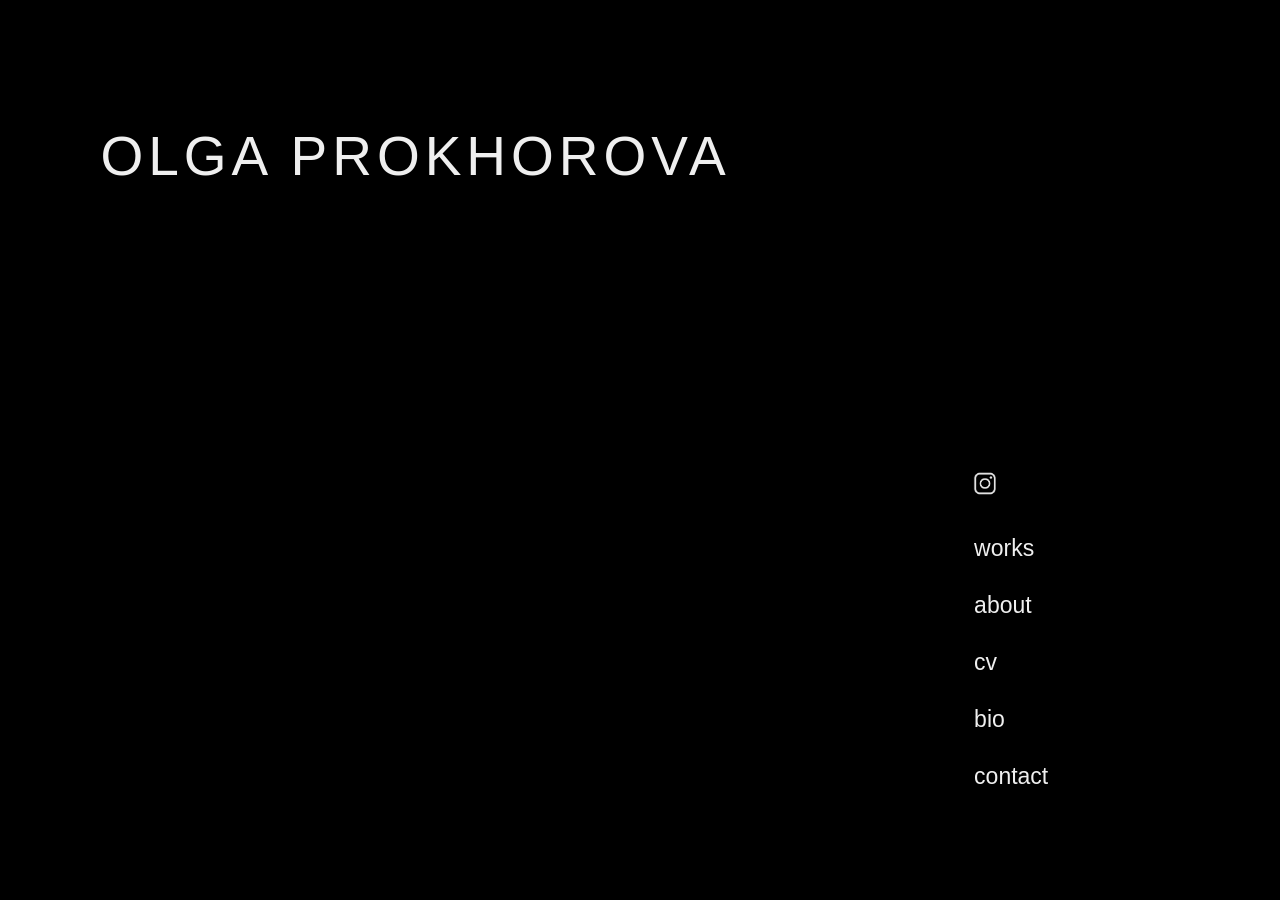
<file: master.html>
<!DOCTYPE html>
<html lang="en">
<head>
  <meta charset="UTF-8">
  <meta name="viewport" content="width=device-width, initial-scale=1.0">

  <title>Olga Prokhorova</title>

  <style>

    * {
      box-sizing: border-box;
    }

    html,
    body {
      margin: 0;
      padding: 0;
      width: 100%;
      height: 100%;
    }

    body {
      background: #000;
      font-family: "Helvetica Neue", Helvetica, Arial, sans-serif;
      font-weight: 300;
      overflow: hidden;
    }


    /* =================================
       MASTER PAGE
       ================================= */

    .master-page {
      position: relative;
      width: 100vw;
      height: 100vh;
      overflow: hidden;
    }


    /* =================================
       ARTIST NAME
       ================================= */

    .name {
      position: absolute;

      top: calc(11% + 30px);
      left: calc(5.5% + 30px);

      margin: 0;

      z-index: 10;

      color: #efefef;

      font-family:
        "Helvetica Neue",
        Helvetica,
        Arial,
        sans-serif;

      font-size: 55px;
      font-weight: 200;

      line-height: 1;
      letter-spacing: 5px;

      white-space: nowrap;
    }


    /* =================================
       NAVIGATION
       ================================= */

    .navigation {
      position: fixed;

      z-index: 10;

      top: calc(50% + 180px);
      left: 79%;

      transform: translate(-50%, -50%);

      display: flex;
      flex-direction: column;
      align-items: flex-start;

      gap: 34px;
    }


    /* =================================
       INSTAGRAM
       ================================= */

    .instagram {
      display: block;

      width: 22px;
      height: 22px;

      margin-bottom: 8px;

      opacity: 0.95;

      transition: opacity 0.25s ease;
    }

    .instagram img {
      display: block;

      width: 100%;
      height: 100%;

      object-fit: contain;
    }

    .instagram:hover {
      opacity: 0.55;
    }


    /* =================================
       NAVIGATION LINKS
       ================================= */

    .navigation a:not(.instagram) {
      color: #efefef;

      text-decoration: none;

      font-family:
        "Helvetica Neue",
        Helvetica,
        Arial,
        sans-serif;

      font-size: 23px;
      font-weight: 300;

      line-height: 1;

      transition: opacity 0.25s ease;
    }

    .navigation a:not(.instagram):hover {
      opacity: 0.55;
    }


    /* =================================
       TABLET
       ================================= */

    @media (max-width: 1100px) {

      .name {
        top: calc(10% + 30px);
        left: calc(5% + 30px);

        font-size: 45px;
        font-weight: 200;

        letter-spacing: 4px;
      }

      .navigation {
        top: calc(50% + 150px);
        left: 79%;

        gap: 30px;
      }

      .navigation a:not(.instagram) {
        font-size: 21px;
      }

      .instagram {
        width: 20px;
        height: 20px;

        margin-bottom: 5px;
      }
    }


    /* =================================
       MOBILE
       ================================= */

    @media (max-width: 700px) {

      body {
        overflow: auto;
      }

      .master-page {
        width: 100vw;
        height: 100svh;
        min-height: 600px;
      }

      .name {
        top: calc(6% + 70px);
        left: 6%;

        font-size: 30px;
        font-weight: 200;

        letter-spacing: 3px;
      }


      /* MOBILE NAVIGATION */

      .navigation {
        top: auto;
        left: auto;

        right: 7%;
        bottom: 9%;

        transform: none;

        gap: 22px;
      }

      .navigation a:not(.instagram) {
        font-size: 19px;
        font-weight: 300;
      }

      .instagram {
        width: 20px;
        height: 20px;

        margin-bottom: 0;
      }
    }


    /* =================================
       SMALL MOBILE
       ================================= */

    @media (max-width: 430px) {

      .name {
        top: calc(6% + 60px);

        font-size: 25px;
        font-weight: 200;

        letter-spacing: 3px;
      }

      .navigation {
        right: 7%;
        bottom: 7%;

        gap: 18px;
      }

      .navigation a:not(.instagram) {
        font-size: 17px;
      }

      .instagram {
        width: 18px;
        height: 18px;
      }
    }

  </style>
</head>


<body>

  <main class="master-page">


    <!-- =================================
         ARTIST NAME
         ================================= -->

    <h1 class="name">
      OLGA PROKHOROVA
    </h1>


    <!-- =================================
         NAVIGATION
         ================================= -->

    <nav class="navigation">

      <a
        class="instagram"
        href="https://www.instagram.com/performateria/"
        target="_blank"
        rel="noopener noreferrer"
        aria-label="Instagram"
      >
        <img
          src="instagram_icon.png"
          alt="Instagram"
        >
      </a>


      <a href="work.html">works</a>

      <a href="about.html">about</a>

      <a href="cv.html">cv</a>

      <a href="bio.html">bio</a>

      <a href="contact.html">contact</a>

    </nav>

  </main>

</body>
</html>
</file>
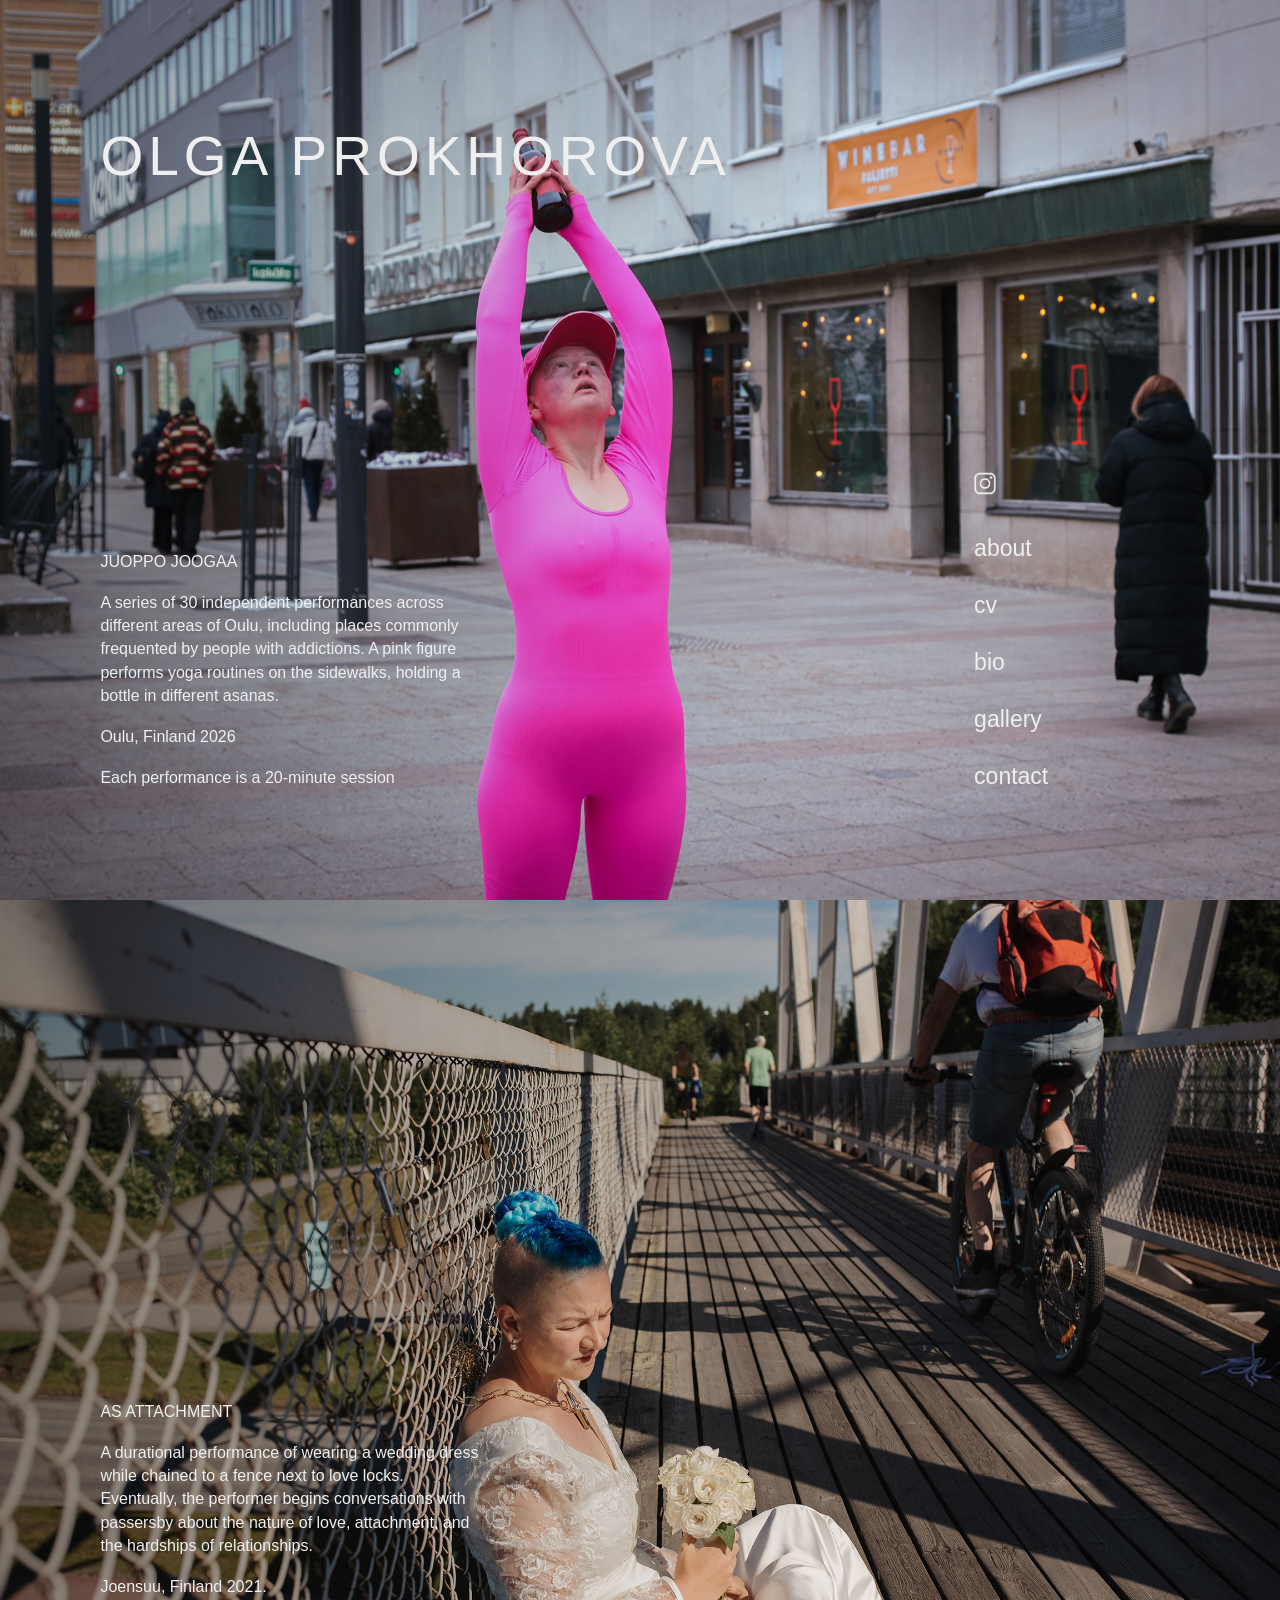
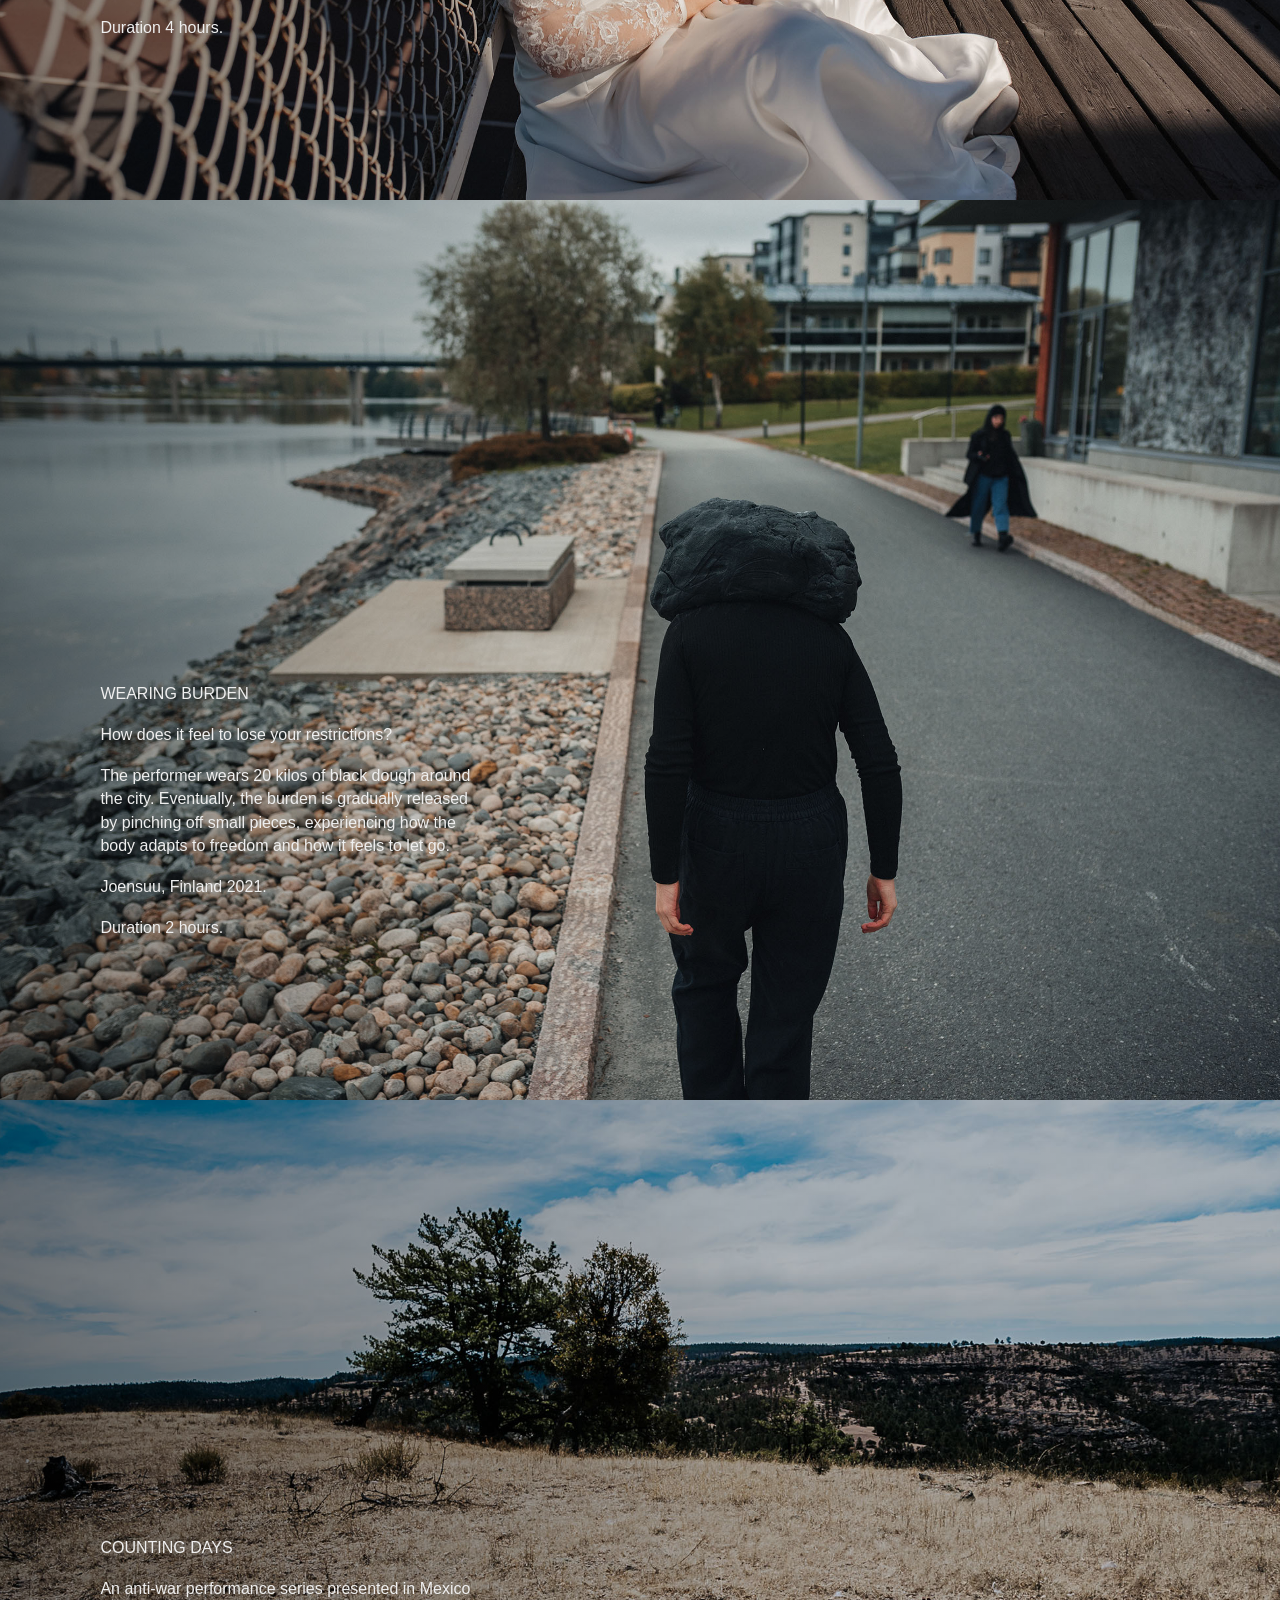
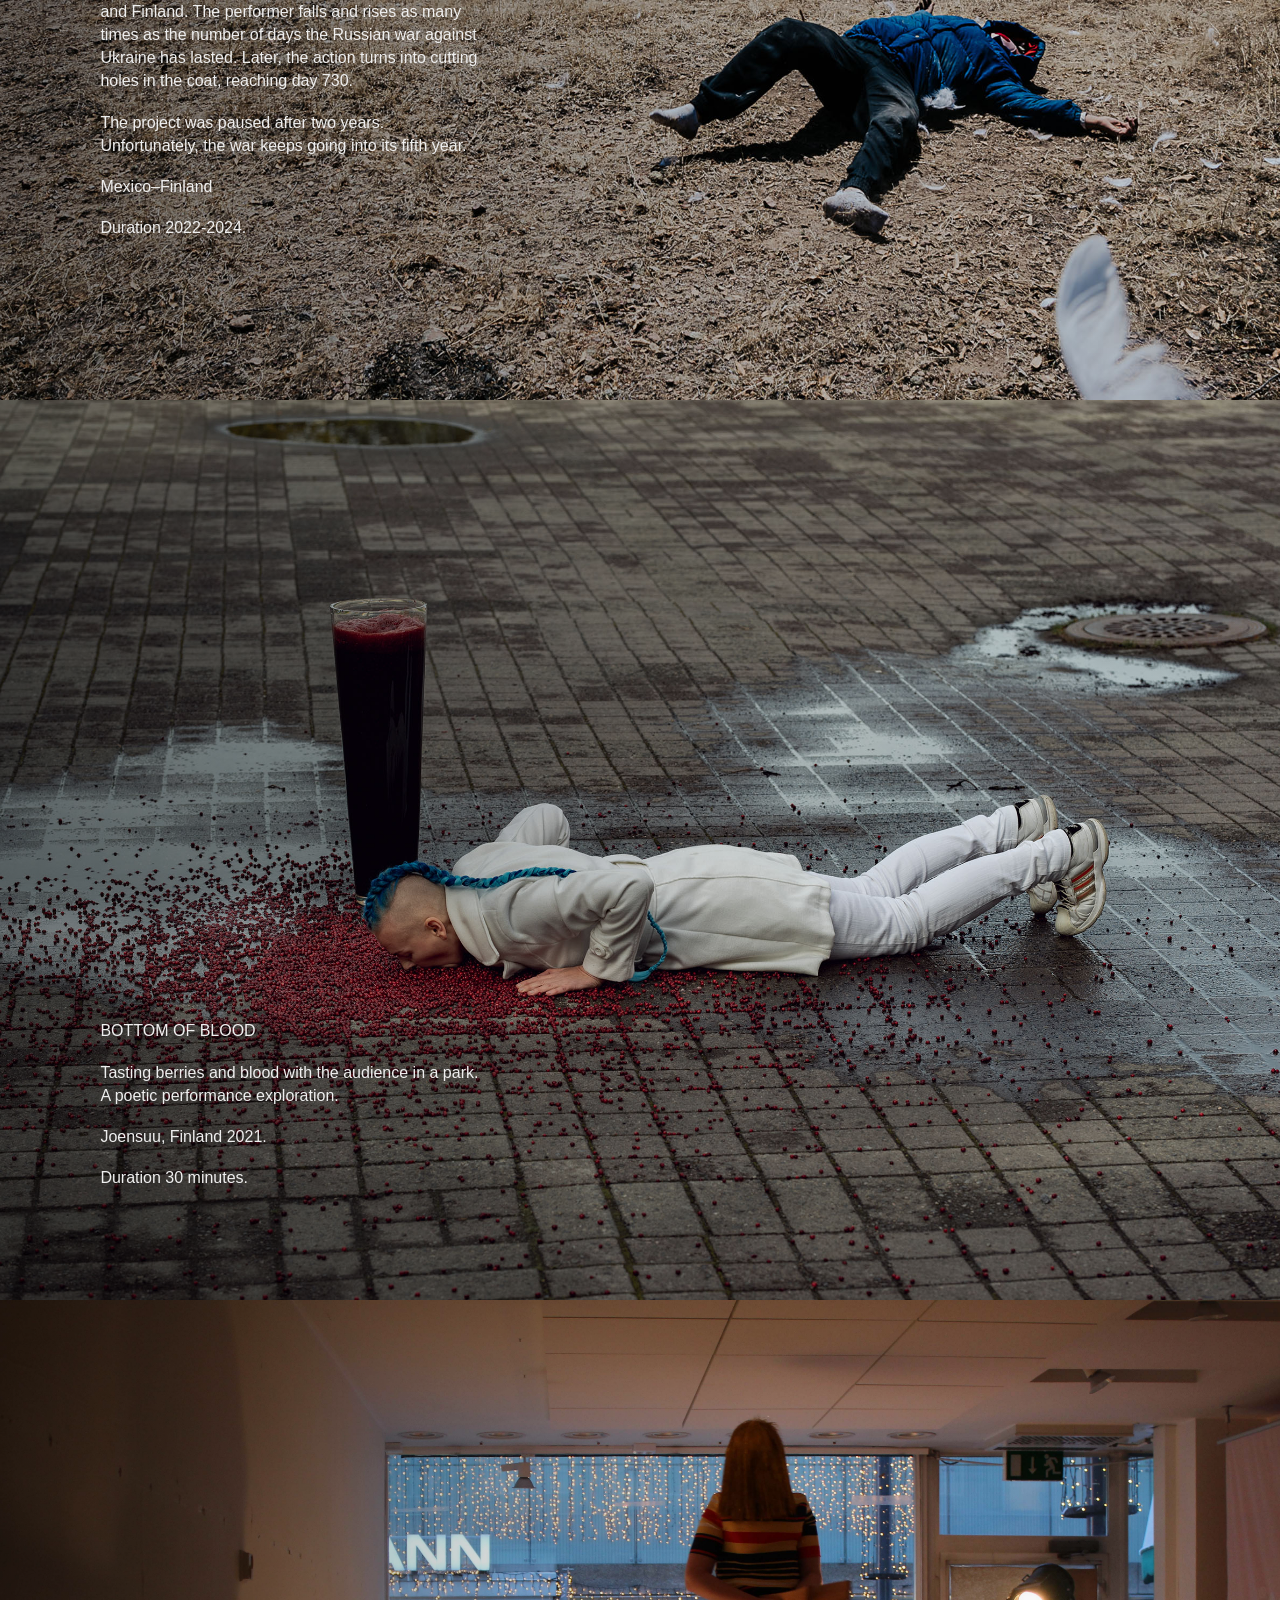
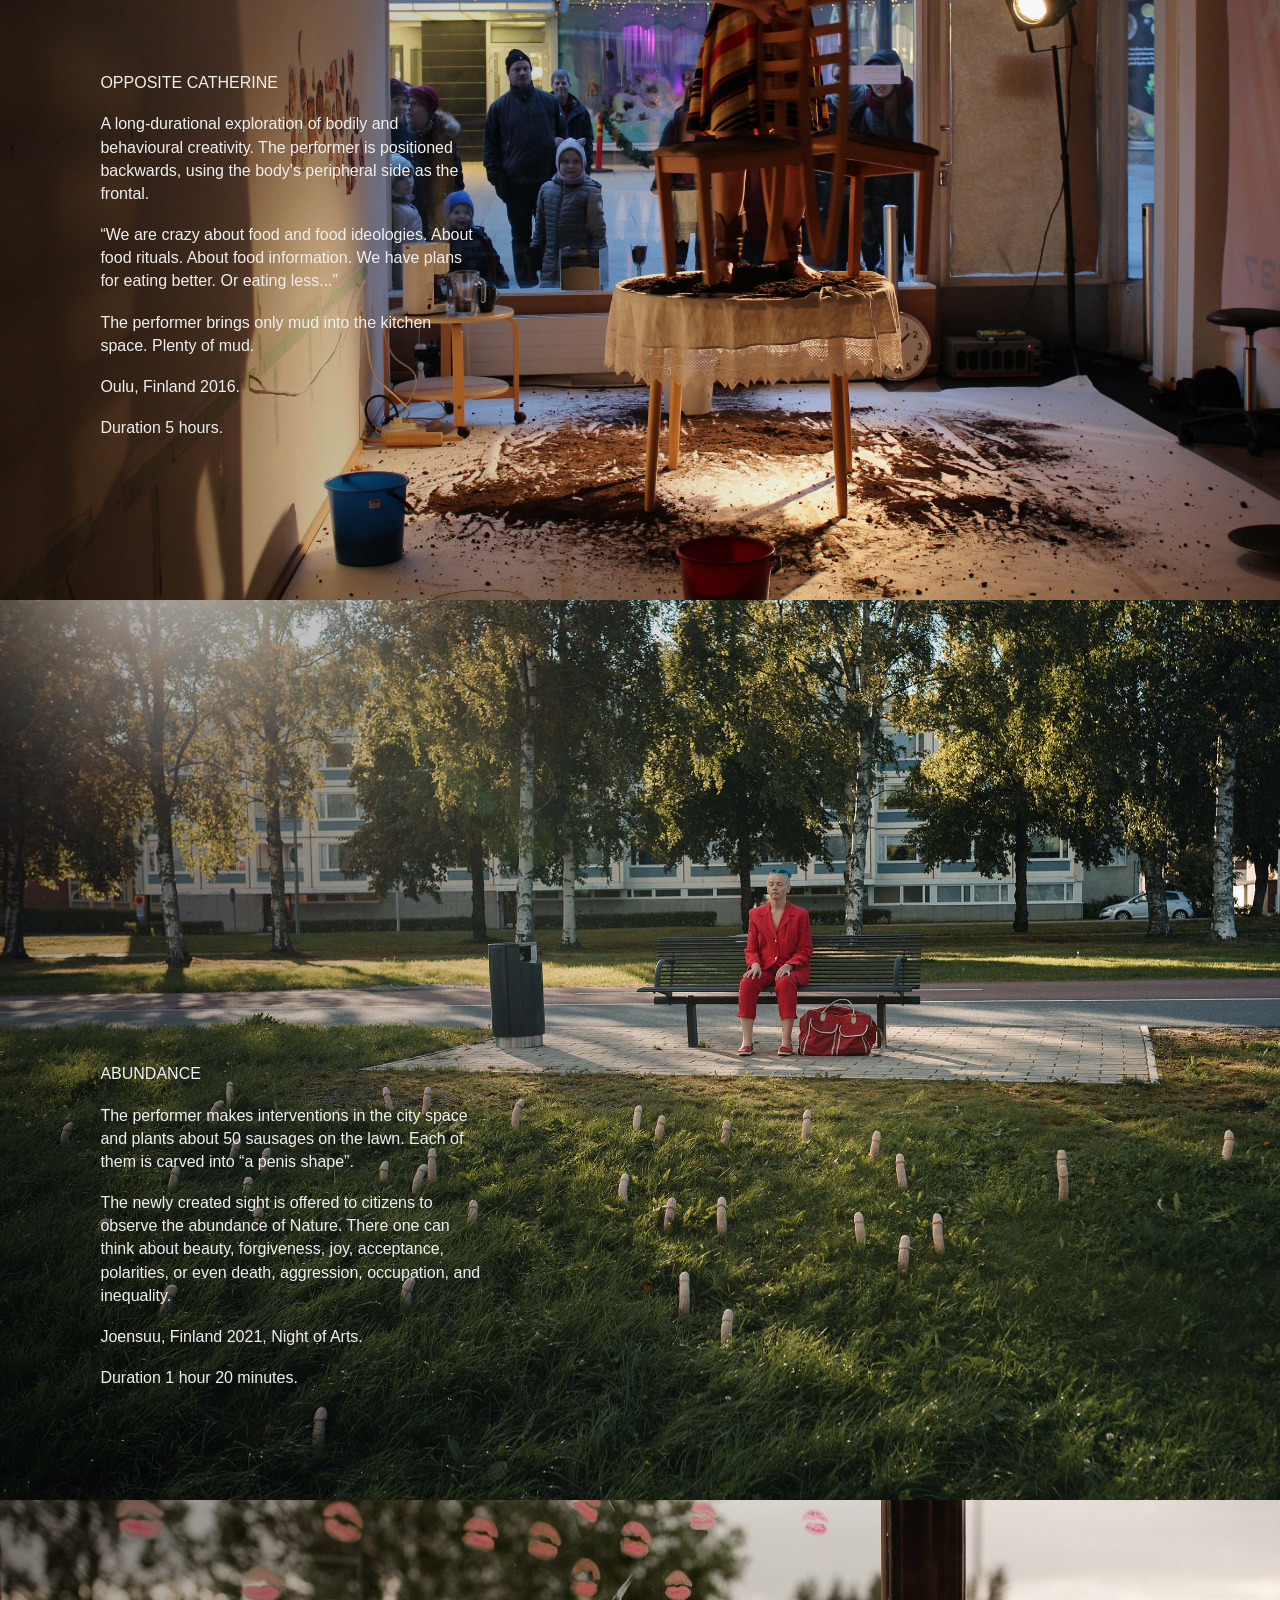
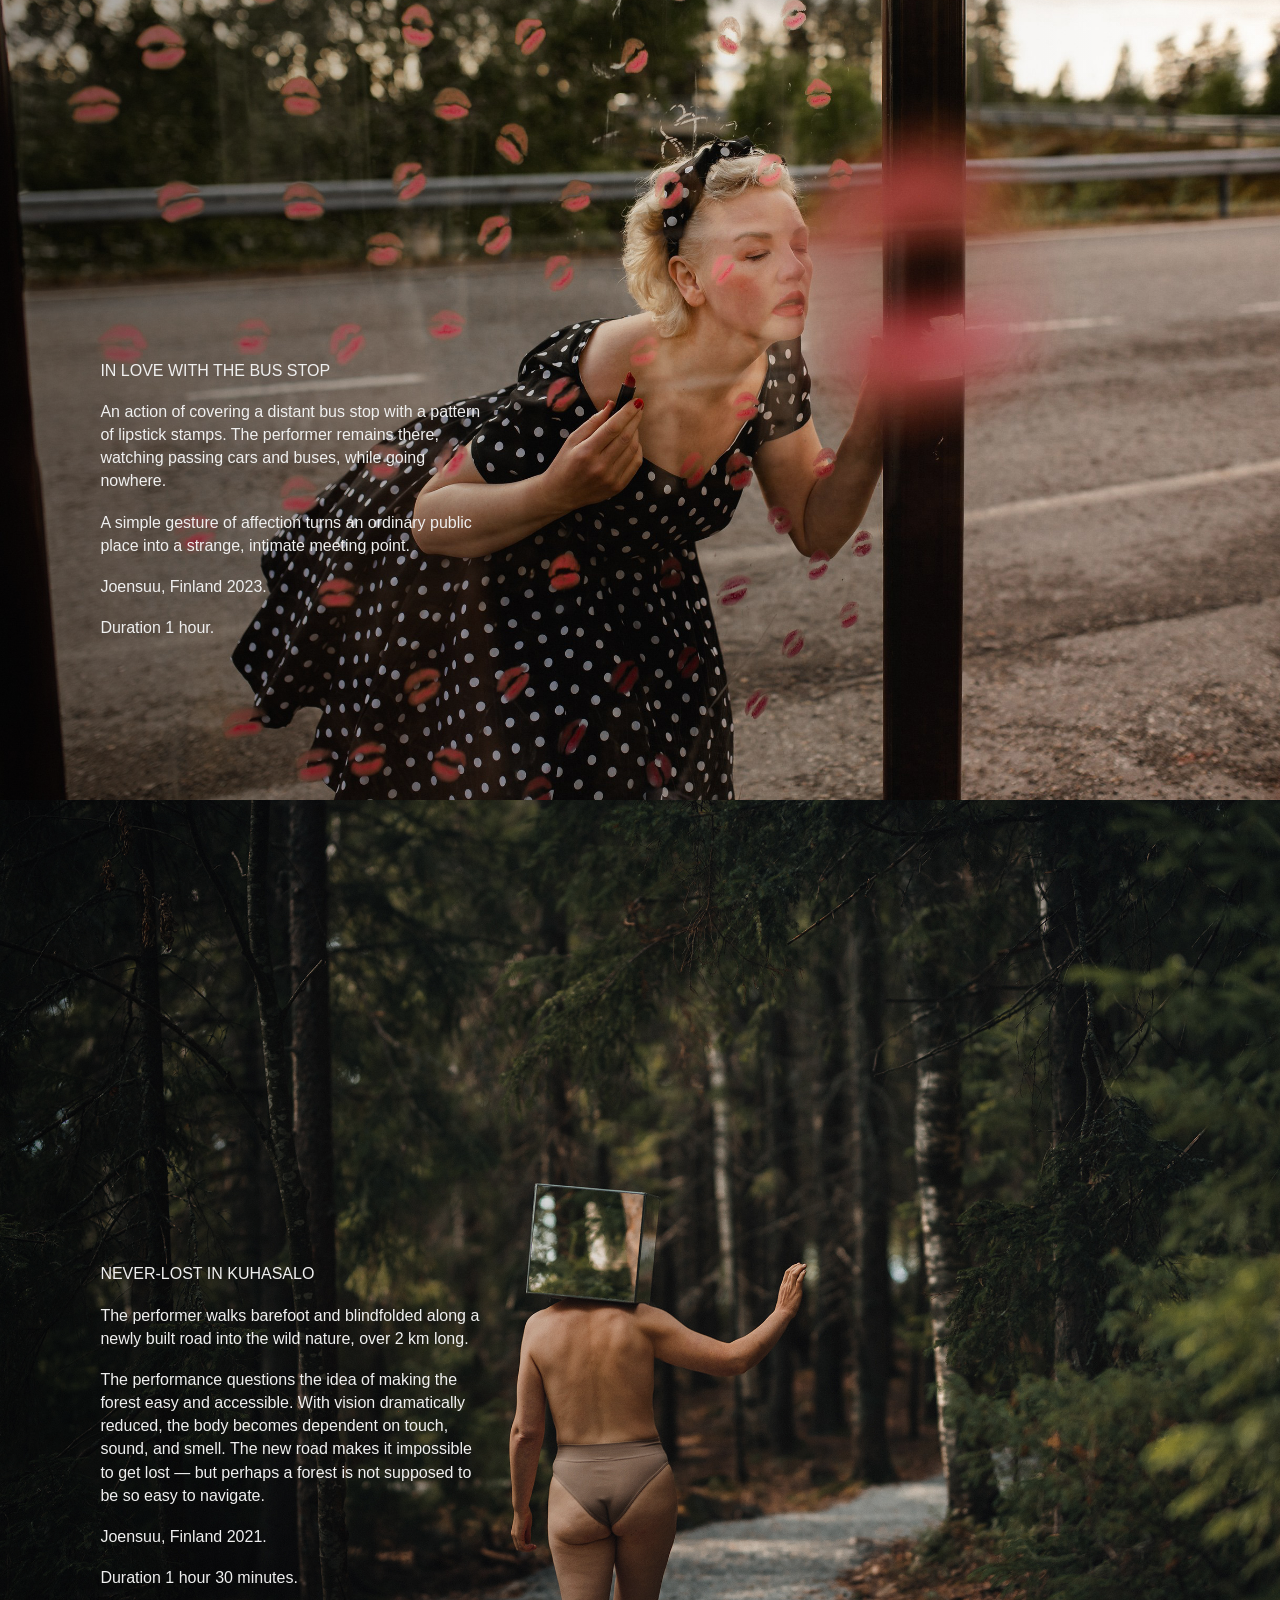
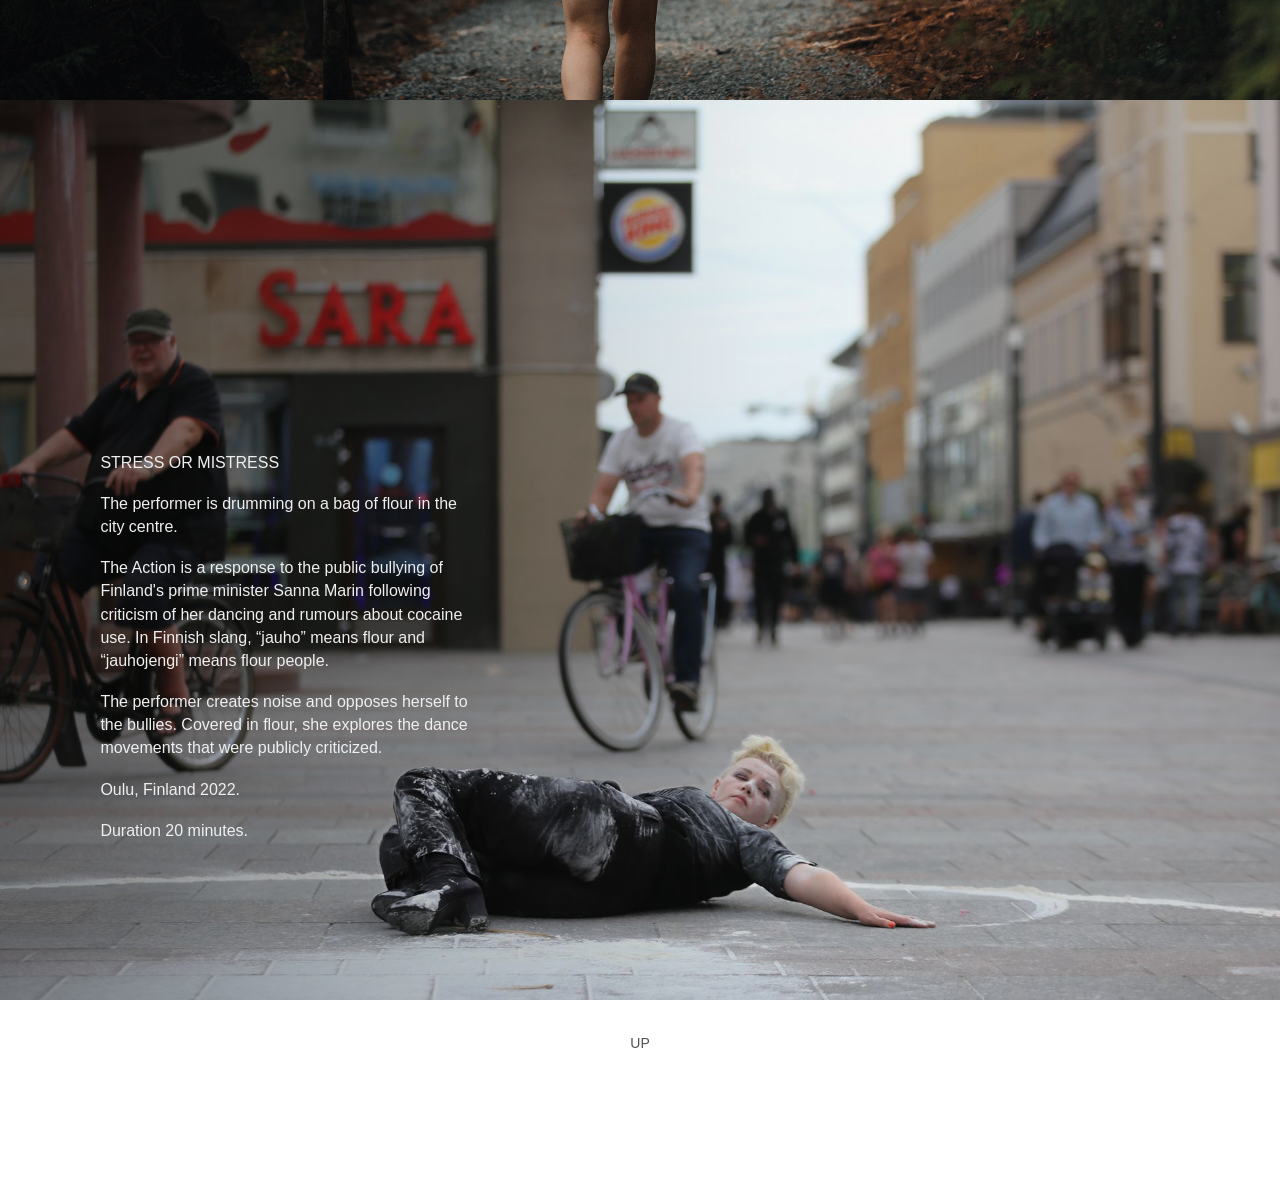
<file: works.html>
<!DOCTYPE html>
<html lang="en">
<head>
    <meta charset="UTF-8">
    <meta name="viewport" content="width=device-width, initial-scale=1.0">

    <title>Olga Prokhorova — Works</title>

    <style>
        :root {
            --font: "Helvetica Neue", Helvetica, Arial, sans-serif;
            --light: #efefef;
            --dark: #515151;
        }

        * {
            box-sizing: border-box;
        }

        html,
        body {
            margin: 0;
            padding: 0;
            width: 100%;
            min-height: 100%;
        }

        html {
            scroll-behavior: smooth;
        }

        body {
            background: #fff;
            font-family: var(--font);
            font-weight: 300;
            overflow-x: hidden;
        }

        .works-page {
            position: relative;
            width: 100%;
            min-height: 100vh;
            background: #000;
        }

        #top {
            position: relative;
        }

        /* =================================
           PAGE-WIDE DESKTOP GRADIENT
           ================================= */

        @media (min-width: 701px) {

            .works-page::before {
                content: "";
                position: absolute;

                top: 0;
                left: 0;

                width: 100%;
                bottom: 200px;
                height: auto;

                z-index: 5;
                pointer-events: none;

                background: linear-gradient(
                    to right,
                    rgba(0, 0, 0, 0.38) 0%,
                    rgba(0, 0, 0, 0.20) 30%,
                    rgba(0, 0, 0, 0.06) 60%,
                    rgba(0, 0, 0, 0) 100%
                );
            }
        }

        /* =================================
           ARTIST NAME
           ================================= */

        .site-name {
            position: absolute;
            top: calc(11% + 30px);
            left: calc(5.5% + 30px);

            z-index: 100;

            margin: 0;

            color: var(--light);
            text-decoration: none;

            font: 200 55px/1 var(--font);

            letter-spacing: 5px;
            white-space: nowrap;
        }

        /* =================================
           WORK
           ================================= */

        .work {
            position: relative;

            width: 100%;
            height: 100vh;

            border-bottom: 3px solid var(--light);
        }

        .work:last-of-type {
            border-bottom: 0;
        }

        .work-image {
            display: block;

            width: 100%;
            height: 100vh;

            object-fit: cover;
            object-position: center;
        }

        .work:last-of-type .work-image {
            object-position: center bottom;
        }

        /* =================================
           WORK TEXT
           ================================= */

        .work-text {
            position: absolute;

            left: calc(5.5% + 30px);
            bottom: calc(12% + 50px);

            z-index: 10;

            width: 380px;
            max-width: 380px;

            padding: 0;

            background: transparent;
            color: var(--light);
        }

        .work-text h2 {
            margin: 0 0 18px;

            font: 500 16px/1.45 var(--font);
            color: var(--light);
        }

        .work-text p {
            max-width: 380px;

            margin: 0 0 18px;

            font: 300 16px/1.45 var(--font);
            color: var(--light);
        }

        .work-text p:last-child {
            margin-bottom: 0;
        }

        /* =================================
           DESKTOP
           Selected text blocks moved down 50px
           ================================= */

        @media (min-width: 701px) {

            .work-juoppo .work-text,
            .work-bottom-blood .work-text,
            .work-abundance .work-text,
            .work-never-lost .work-text {
                transform: translateY(50px);
            }

            /* Desktop — menu always stays light */

            .navigation {
                color: var(--light);
            }

            .navigation a:not(.instagram) {
                color: var(--light);
            }

            .navigation.on-white a:not(.instagram) {
                color: var(--light);
            }

            .navigation.on-white .instagram img {
                filter: none;
            }
        }

        /* =================================
           END BLOCK
           ================================= */

        .end-block {
            position: relative;
            z-index: 10;

            width: 100%;
            height: 200px;

            background: #fff;
        }

        .end-block .up-button {
            color: var(--dark);
        }

        /* =================================
           NAVIGATION
           ================================= */

        .navigation {
            position: fixed;

            z-index: 30;

            top: calc(50% + 180px);
            left: 79%;

            transform: translate(-50%, -50%);

            display: flex;
            flex-direction: column;
            align-items: flex-start;

            gap: 34px;
        }

        .navigation a:not(.instagram) {
            color: var(--light);

            text-decoration: none;

            font: 300 23px/1 var(--font);
        }

        .navigation a:not(.instagram):hover,
        .instagram:hover,
        .up-button:hover {
            opacity: 0.55;
        }

        /* =================================
           INSTAGRAM
           ================================= */

        .instagram {
            display: block;

            width: 22px;
            height: 22px;

            margin-bottom: 8px;

            opacity: 0.95;
        }

        .instagram img {
            display: block;

            width: 100%;
            height: 100%;

            object-fit: contain;
        }

        /* =================================
           UP BUTTON
           ================================= */

        .up-button {
            position: absolute;

            left: 50%;
            bottom: 150px;

            transform: translateX(-50%);

            display: block;

            width: fit-content;

            color: var(--dark);
            text-decoration: none;

            font: 500 14px/1 var(--font);
        }

        /* =================================
           TABLET
           ================================= */

        @media (max-width: 1100px) {

            .site-name {
                position: absolute;

                top: calc(10% + 30px);
                left: calc(5% + 30px);

                font-size: 45px;
                font-weight: 200;

                letter-spacing: 4px;
            }

            .navigation {
                top: calc(50% + 150px);
                gap: 30px;
            }

            .navigation a:not(.instagram) {
                font-size: 21px;
            }

            .instagram {
                width: 20px;
                height: 20px;

                margin-bottom: 0;
            }

            .work-text {
                width: 380px;
                max-width: 380px;
            }

            .work-text h2 {
                font-size: 16px;
            }

            .work-text p {
                max-width: 380px;
                font-size: 16px;
            }
        }

        /* =================================
           MOBILE
           ================================= */

        @media (max-width: 700px) {

            body {
                overflow-x: hidden;
                overflow-y: auto;
            }

            .works-page {
                width: 100vw;
                min-height: 100svh;
            }

            /* Mobile — gradient over top 1/3 of first image */

            .work:first-of-type::before {
                content: "";
                position: absolute;

                top: 0;
                left: 0;

                width: 100%;
                height: 33.333%;

                z-index: 5;
                pointer-events: none;

                background: linear-gradient(
                    to bottom,
                    rgba(0, 0, 0, 0.55) 0%,
                    rgba(0, 0, 0, 0.30) 45%,
                    rgba(0, 0, 0, 0) 100%
                );
            }

            .site-name {
                position: absolute;

                top: calc(6% + 70px);
                left: 6%;

                z-index: 20;

                font-size: 30px;
                font-weight: 300;

                letter-spacing: 3px;
            }

            .navigation {
                top: auto;
                left: auto;

                right: 7%;
                bottom: 9%;

                transform: none;

                gap: 22px;

                transition: color 0.2s ease;
            }

            .navigation a:not(.instagram) {
                font-size: 19px;
                color: var(--light);

                transition: color 0.2s ease;
            }

            .navigation.on-white a:not(.instagram) {
                color: var(--dark);
            }

            .navigation.on-white .instagram img {
                filter: brightness(0)
                        saturate(100%)
                        invert(31%)
                        sepia(0%)
                        saturate(0%)
                        hue-rotate(0deg)
                        brightness(92%)
                        contrast(88%);
            }

            .instagram {
                width: 20px;
                height: 20px;

                transition: opacity 0.2s ease;
            }

            .instagram img {
                transition: filter 0.2s ease;
            }

            .work {
                height: auto;
                border-bottom: 0;
            }

            .work-image {
                height: 100svh;
            }

            .work-text {
                position: relative;

                left: auto;
                bottom: auto;

                width: 100%;
                max-width: none;

                padding: 40px 6% 110px;

                background: #fff;
                color: var(--dark);

                transform: none;
            }

            .work-text h2 {
                margin: 0 0 16px;

                font: 500 12px/1.45 var(--font);
                color: var(--dark);
            }

            .work-text p {
                max-width: 330px;

                margin: 0 0 16px;

                font: 300 14px/1.45 var(--font);
                color: var(--dark);
            }

            .work-text p:last-child {
                margin-bottom: 0;
            }

            .end-block {
                height: 200px;
            }

            .up-button {
                position: absolute;

                left: 50%;
                bottom: 50px;

                transform: translateX(-50%);

                padding-bottom: 0;

                font-size: 12px;
                color: var(--dark);
            }
        }

        /* =================================
           SMALL MOBILE
           ================================= */

        @media (max-width: 430px) {

            .site-name {
                top: calc(6% + 60px);

                font-size: 25px;
                font-weight: 300;
            }

            .navigation {
                right: 7%;
                bottom: 7%;

                gap: 18px;
            }

            .navigation a:not(.instagram) {
                font-size: 17px;
            }

            .instagram {
                width: 18px;
                height: 18px;
            }

            .work-text {
                width: 100%;
                max-width: none;

                padding: 40px 6% 110px;
            }

            .work-text p {
                max-width: 275px;
            }

            .final-work-text {
                padding-bottom: 40px;
            }

            .final-work-text .up-button {
                margin-top: 270px;
            }

            .up-button {
                padding-bottom: 0;
                font-size: 12px;
            }
        }

    </style>
</head>

<body>

    <nav class="navigation">

        <a
            class="instagram"
            href="https://www.instagram.com/performateria/"
            target="_blank"
            rel="noopener noreferrer"
            aria-label="Instagram"
        >
            <img
                src="instagram_icon.png"
                alt="Instagram"
            >
        </a>

        <a href="about.html">about</a>
        <a href="cv.html">cv</a>
        <a href="bio.html">bio</a>
        <a href="gallery.html">gallery</a>
        <a href="contact.html">contact</a>

    </nav>


    <a href="index.html" class="site-name">
        OLGA PROKHOROVA
    </a>


    <main class="works-page" id="top">


        <!-- =================================
             WORK 1 — JUOPPO JOOGAA
             ================================= -->

        <section class="work work-juoppo">

            <div>

                <picture>
                    <source
                        media="(min-width: 701px)"
                        srcset="ww_1.jpg"
                    >

                    <img
                        class="work-image"
                        src="w_2.jpg"
                        alt="JUOPPO JOOGAA"
                    >
                </picture>

            </div>


            <div class="work-text">

                <h2>JUOPPO JOOGAA</h2>

                <p>
                    A series of 30 independent performances across different areas
                    of Oulu, including places commonly frequented by people with
                    addictions. A pink figure performs yoga routines on the
                    sidewalks, holding a bottle in different asanas.
                </p>

                <p>
                    Oulu, Finland 2026
                </p>

                <p>
                    Each performance is a 20-minute session
                </p>

            </div>

        </section>


        <!-- =================================
             WORK 2 — AS ATTACHMENT
             ================================= -->

        <section class="work">

            <picture>
                <source
                    media="(min-width: 701px)"
                    srcset="ww_2.jpg"
                >

                <img
                    class="work-image"
                    src="w_3.jpg"
                    alt="AS ATTACHMENT"
                >
            </picture>


            <div class="work-text">

                <h2>AS ATTACHMENT</h2>

                <p>
                    A durational performance of wearing a wedding dress while
                    chained to a fence next to love locks. Eventually, the
                    performer begins conversations with passersby about the nature
                    of love, attachment, and the hardships of relationships.
                </p>

                <p>
                    Joensuu, Finland 2021.
                </p>

                <p>
                    Duration 4 hours.
                </p>

            </div>

        </section>


        <!-- =================================
             WORK 3 — WEARING BURDEN
             ================================= -->

        <section class="work">

            <picture>
                <source
                    media="(min-width: 701px)"
                    srcset="ww_3.jpg"
                >

                <img
                    class="work-image"
                    src="w_4.jpg"
                    alt="WEARING BURDEN"
                >
            </picture>


            <div class="work-text">

                <h2>WEARING BURDEN</h2>

                <p>
                    How does it feel to lose your restrictions?
                </p>

                <p>
                    The performer wears 20 kilos of black dough around the city.
                    Eventually, the burden is gradually released by pinching off
                    small pieces, experiencing how the body adapts to freedom and
                    how it feels to let go.
                </p>

                <p>
                    Joensuu, Finland 2021.
                </p>

                <p>
                    Duration 2 hours.
                </p>

            </div>

        </section>


        <!-- =================================
             WORK 4 — COUNTING DAYS
             ================================= -->

        <section class="work">

            <picture>
                <source
                    media="(min-width: 701px)"
                    srcset="ww_4.jpg"
                >

                <img
                    class="work-image"
                    src="w_1_1.jpg"
                    alt="COUNTING DAYS"
                >
            </picture>


            <div class="work-text">

                <h2>COUNTING DAYS</h2>

                <p>
                    An anti-war performance series presented in Mexico and Finland.
                    The performer falls and rises as many times as the number of
                    days the Russian war against Ukraine has lasted. Later, the
                    action turns into cutting holes in the coat, reaching day 730.
                </p>

                <p>
                    The project was paused after two years. Unfortunately, the war
                    keeps going into its fifth year.
                </p>

                <p>
                    Mexico–Finland
                </p>

                <p>
                    Duration 2022-2024.
                </p>

            </div>

        </section>


        <!-- =================================
             WORK 5 — BOTTOM OF BLOOD
             ================================= -->

        <section class="work work-bottom-blood">

            <picture>
                <source
                    media="(min-width: 701px)"
                    srcset="ww_5.jpg"
                >

                <img
                    class="work-image"
                    src="w_12.jpg"
                    alt="BOTTOM OF BLOOD"
                >
            </picture>


            <div class="work-text">

                <h2>BOTTOM OF BLOOD</h2>

                <p>
                    Tasting berries and blood with the audience in a park.
                    A poetic performance exploration.
                </p>

                <p>
                    Joensuu, Finland 2021.
                </p>

                <p>
                    Duration 30 minutes.
                </p>

            </div>

        </section>


        <!-- =================================
             WORK 6 — OPPOSITE CATHERINE
             ================================= -->

        <section class="work">

            <picture>
                <source
                    media="(min-width: 701px)"
                    srcset="ww_6.jpg"
                >

                <img
                    class="work-image"
                    src="w_9.jpg"
                    alt="OPPOSITE CATHERINE"
                >
            </picture>


            <div class="work-text">

                <h2>OPPOSITE CATHERINE</h2>

                <p>
                    A long-durational exploration of bodily and behavioural
                    creativity. The performer is positioned backwards, using the
                    body's peripheral side as the frontal.
                </p>

                <p>
                    “We are crazy about food and food ideologies. About food
                    rituals. About food information. We have plans for eating
                    better. Or eating less...”
                </p>

                <p>
                    The performer brings only mud into the kitchen space. Plenty
                    of mud.
                </p>

                <p>
                    Oulu, Finland 2016.
                </p>

                <p>
                    Duration 5 hours.
                </p>

            </div>

        </section>


        <!-- =================================
             WORK 7 — ABUNDANCE
             ================================= -->

        <section class="work work-abundance">

            <picture>
                <source
                    media="(min-width: 701px)"
                    srcset="ww_7.jpg"
                >

                <img
                    class="work-image"
                    src="w_6.jpg"
                    alt="ABUNDANCE"
                >
            </picture>


            <div class="work-text">

                <h2>ABUNDANCE</h2>

                <p>
                    The performer makes interventions in the city space and plants
                    about 50 sausages on the lawn. Each of them is carved into
                    “a penis shape”.
                </p>

                <p>
                    The newly created sight is offered to citizens to observe the
                    abundance of Nature. There one can think about beauty,
                    forgiveness, joy, acceptance, polarities, or even death,
                    aggression, occupation, and inequality.
                </p>

                <p>
                    Joensuu, Finland 2021, Night of Arts.
                </p>

                <p>
                    Duration 1 hour 20 minutes.
                </p>

            </div>

        </section>        <!-- =================================
             WORK 8 — IN LOVE WITH THE BUS STOP
             ================================= -->

        <section class="work">

            <picture>
                <source
                    media="(min-width: 701px)"
                    srcset="ww_8.jpg"
                >

                <img
                    class="work-image"
                    src="w_8_2.jpg"
                    alt="IN LOVE WITH THE BUS STOP"
                >
            </picture>


            <div class="work-text">

                <h2>IN LOVE WITH THE BUS STOP</h2>

                <p>
                    An action of covering a distant bus stop with a pattern of
                    lipstick stamps. The performer remains there, watching passing
                    cars and buses, while going nowhere.
                </p>

                <p>
                    A simple gesture of affection turns an ordinary public place
                    into a strange, intimate meeting point.
                </p>

                <p>
                    Joensuu, Finland 2023.
                </p>

                <p>
                    Duration 1 hour.
                </p>

            </div>

        </section>


        <!-- =================================
             WORK 9 — NEVER-LOST IN KUHASALO
             ================================= -->

        <section class="work work-never-lost">

            <picture>
                <source
                    media="(min-width: 701px)"
                    srcset="ww_9.jpg"
                >

                <img
                    class="work-image"
                    src="w_5.jpg"
                    alt="NEVER-LOST IN KUHASALO"
                >
            </picture>


            <div class="work-text">

                <h2>NEVER-LOST IN KUHASALO</h2>

                <p>
                    The performer walks barefoot and blindfolded along a newly
                    built road into the wild nature, over 2 km long.
                </p>

                <p>
                    The performance questions the idea of making the forest easy
                    and accessible. With vision dramatically reduced, the body
                    becomes dependent on touch, sound, and smell. The new road
                    makes it impossible to get lost — but perhaps a forest is not
                    supposed to be so easy to navigate.
                </p>

                <p>
                    Joensuu, Finland 2021.
                </p>

                <p>
                    Duration 1 hour 30 minutes.
                </p>

            </div>

        </section>


        <!-- =================================
             WORK 10 — STRESS OR MISTRESS
             ================================= -->

        <section class="work">

            <picture>
                <source
                    media="(min-width: 701px)"
                    srcset="ww_10.jpg"
                >

                <img
                    class="work-image"
                    src="w_10.jpg"
                    alt="STRESS OR MISTRESS"
                >
            </picture>


            <div class="work-text final-work-text">

                <h2>STRESS OR MISTRESS</h2>

                <p>
                    The performer is drumming on a bag of flour in the city centre.
                </p>

                <p>
                    The Action is a response to the public bullying of Finland's
                    prime minister Sanna Marin following criticism of her dancing
                    and rumours about cocaine use. In Finnish slang, “jauho” means
                    flour and “jauhojengi” means flour people.
                </p>

                <p>
                    The performer creates noise and opposes herself to the bullies.
                    Covered in flour, she explores the dance movements that were
                    publicly criticized.
                </p>

                <p>
                    Oulu, Finland 2022.
                </p>

                <p>
                    Duration 20 minutes.
                </p>

            </div>

        </section>


        <div class="end-block">

            <a href="#top" class="up-button">
                UP
            </a>

        </div>


    </main>


    <script>

        const navigation =
            document.querySelector(".navigation");

        const whiteSections =
            document.querySelectorAll(".work-text");


        function updateNavigationColor() {

            if (!navigation) return;


            /* Desktop: menu always stays light */

            if (window.innerWidth > 700) {

                navigation.classList.remove("on-white");

                return;
            }


            const navRect =
                navigation.getBoundingClientRect();


            const navCenterX =
                navRect.left + (navRect.width / 2);


            const navCenterY =
                navRect.top + (navRect.height / 2);


            let overWhite = false;


            whiteSections.forEach((section) => {

                const rect =
                    section.getBoundingClientRect();


                const insideWhite =
                    navCenterX >= rect.left &&
                    navCenterX <= rect.right &&
                    navCenterY >= rect.top &&
                    navCenterY <= rect.bottom;


                if (insideWhite) {
                    overWhite = true;
                }

            });


            navigation.classList.toggle(
                "on-white",
                overWhite
            );
        }


        window.addEventListener(
            "scroll",
            updateNavigationColor,
            { passive: true }
        );


        window.addEventListener(
            "resize",
            updateNavigationColor
        );


        updateNavigationColor();

    </script>

</body>
</html>
</file>
<file: style.css>
/* =========================
   MASTER — UNIVERSAL STYLE
========================= */

* {
    box-sizing: border-box;
}

html,
body {
    margin: 0;
    padding: 0;
    width: 100%;
    min-height: 100%;
}

body {
    font-family: "Helvetica Neue", Helvetica, Arial, sans-serif;
}


/* =========================
   NAME
========================= */

.site-name {
    position: absolute;
    top: calc(11% + 30px);
    left: calc(5.5% + 30px);
    z-index: 10;

    margin: 0;

    color: #efefef;
    text-decoration: none;

    font-family: "Helvetica Neue", Helvetica, Arial, sans-serif;
    font-size: 55px;
    font-weight: 200;
    line-height: 1;
    letter-spacing: 5px;
    white-space: nowrap;
}


/* =========================
   NAVIGATION
========================= */

.site-navigation {
    position: fixed;
    z-index: 10;

    top: calc(50% + 180px);
    left: 79%;

    transform: translate(-50%, -50%);

    display: flex;
    flex-direction: column;
    align-items: flex-start;
    gap: 34px;
}

.site-navigation a:not(.instagram) {
    color: #efefef;
    text-decoration: none;

    font-family: "Helvetica Neue", Helvetica, Arial, sans-serif;
    font-size: 23px;
    font-weight: 300;
    line-height: 1;

    transition: opacity 0.25s ease;
}

.site-navigation a:not(.instagram):hover {
    opacity: 0.55;
}


/* =========================
   INSTAGRAM
========================= */

.site-navigation .instagram {
    display: block;

    width: 22px;
    height: 22px;

    margin-bottom: 8px;

    opacity: 0.95;

    transition: opacity 0.25s ease;
}

.site-navigation .instagram img {
    display: block;
    width: 100%;
    height: 100%;
    object-fit: contain;
}

.site-navigation .instagram:hover {
    opacity: 0.55;
}


/* =========================
   TABLET
========================= */

@media (max-width: 1100px) {

    .site-name {
        top: calc(10% + 30px);
        left: calc(5% + 30px);

        font-size: 45px;
        font-weight: 200;
        letter-spacing: 4px;
    }

    .site-navigation {
        top: calc(50% + 150px);
        left: 79%;
        gap: 30px;
    }

    .site-navigation a:not(.instagram) {
        font-size: 21px;
    }

    .site-navigation .instagram {
        width: 20px;
        height: 20px;
        margin-bottom: 5px;
    }
}


/* =========================
   MOBILE
========================= */

@media (max-width: 700px) {

    .site-name {
        top: calc(6% + 70px);
        left: 6%;

        font-size: 30px;
        font-weight: 200;
        letter-spacing: 3px;
    }

    .site-navigation {
        top: auto;
        left: auto;

        right: 7%;
        bottom: 9%;

        transform: none;

        gap: 22px;
    }

    .site-navigation a:not(.instagram) {
        font-size: 19px;
        font-weight: 300;
    }

    .site-navigation .instagram {
        width: 20px;
        height: 20px;
        margin-bottom: 0;
    }
}


/* =========================
   SMALL PHONES
========================= */

@media (max-width: 430px) {

    .site-name {
        top: calc(6% + 60px);
        left: 6%;

        font-size: 25px;
        font-weight: 200;
        letter-spacing: 3px;
    }

    .site-navigation {
        right: 7%;
        bottom: 7%;
        gap: 18px;
    }

    .site-navigation a:not(.instagram) {
        font-size: 17px;
    }

    .site-navigation .instagram {
        width: 18px;
        height: 18px;
    }
}
</file>
